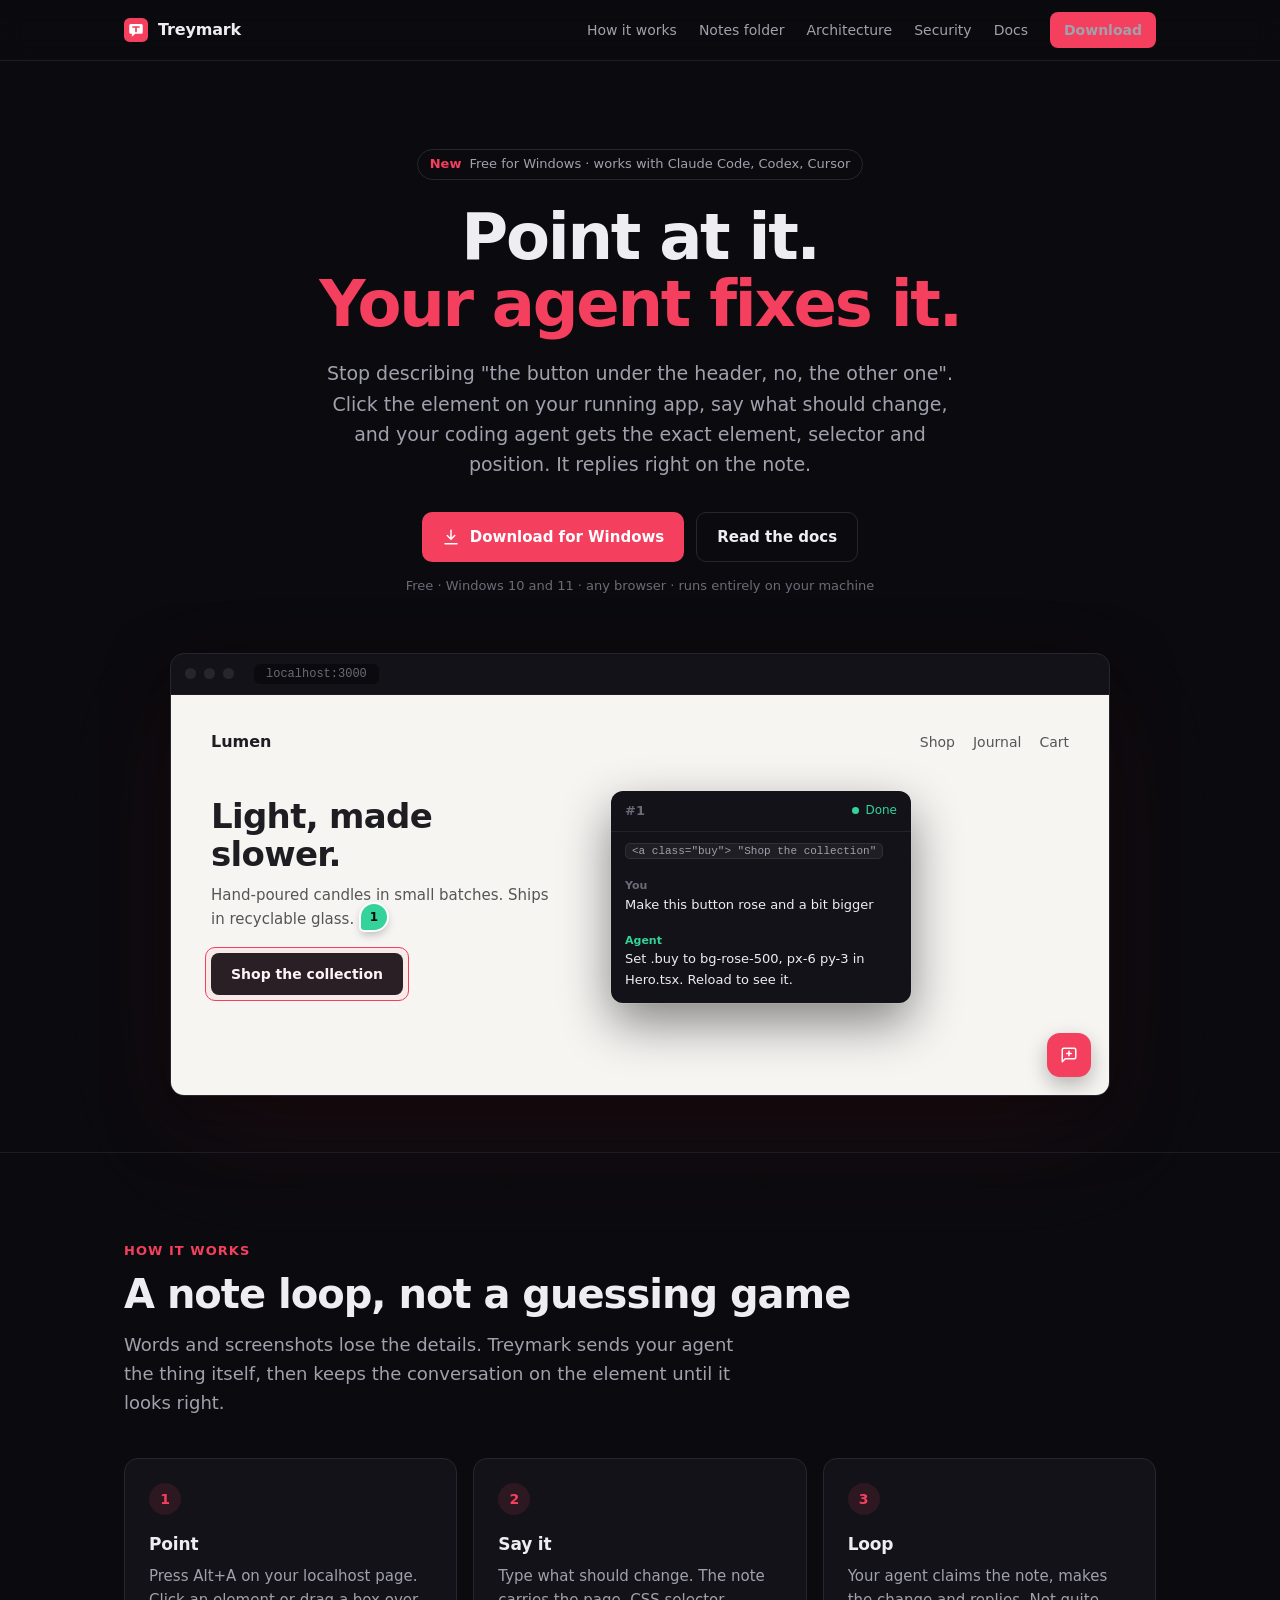
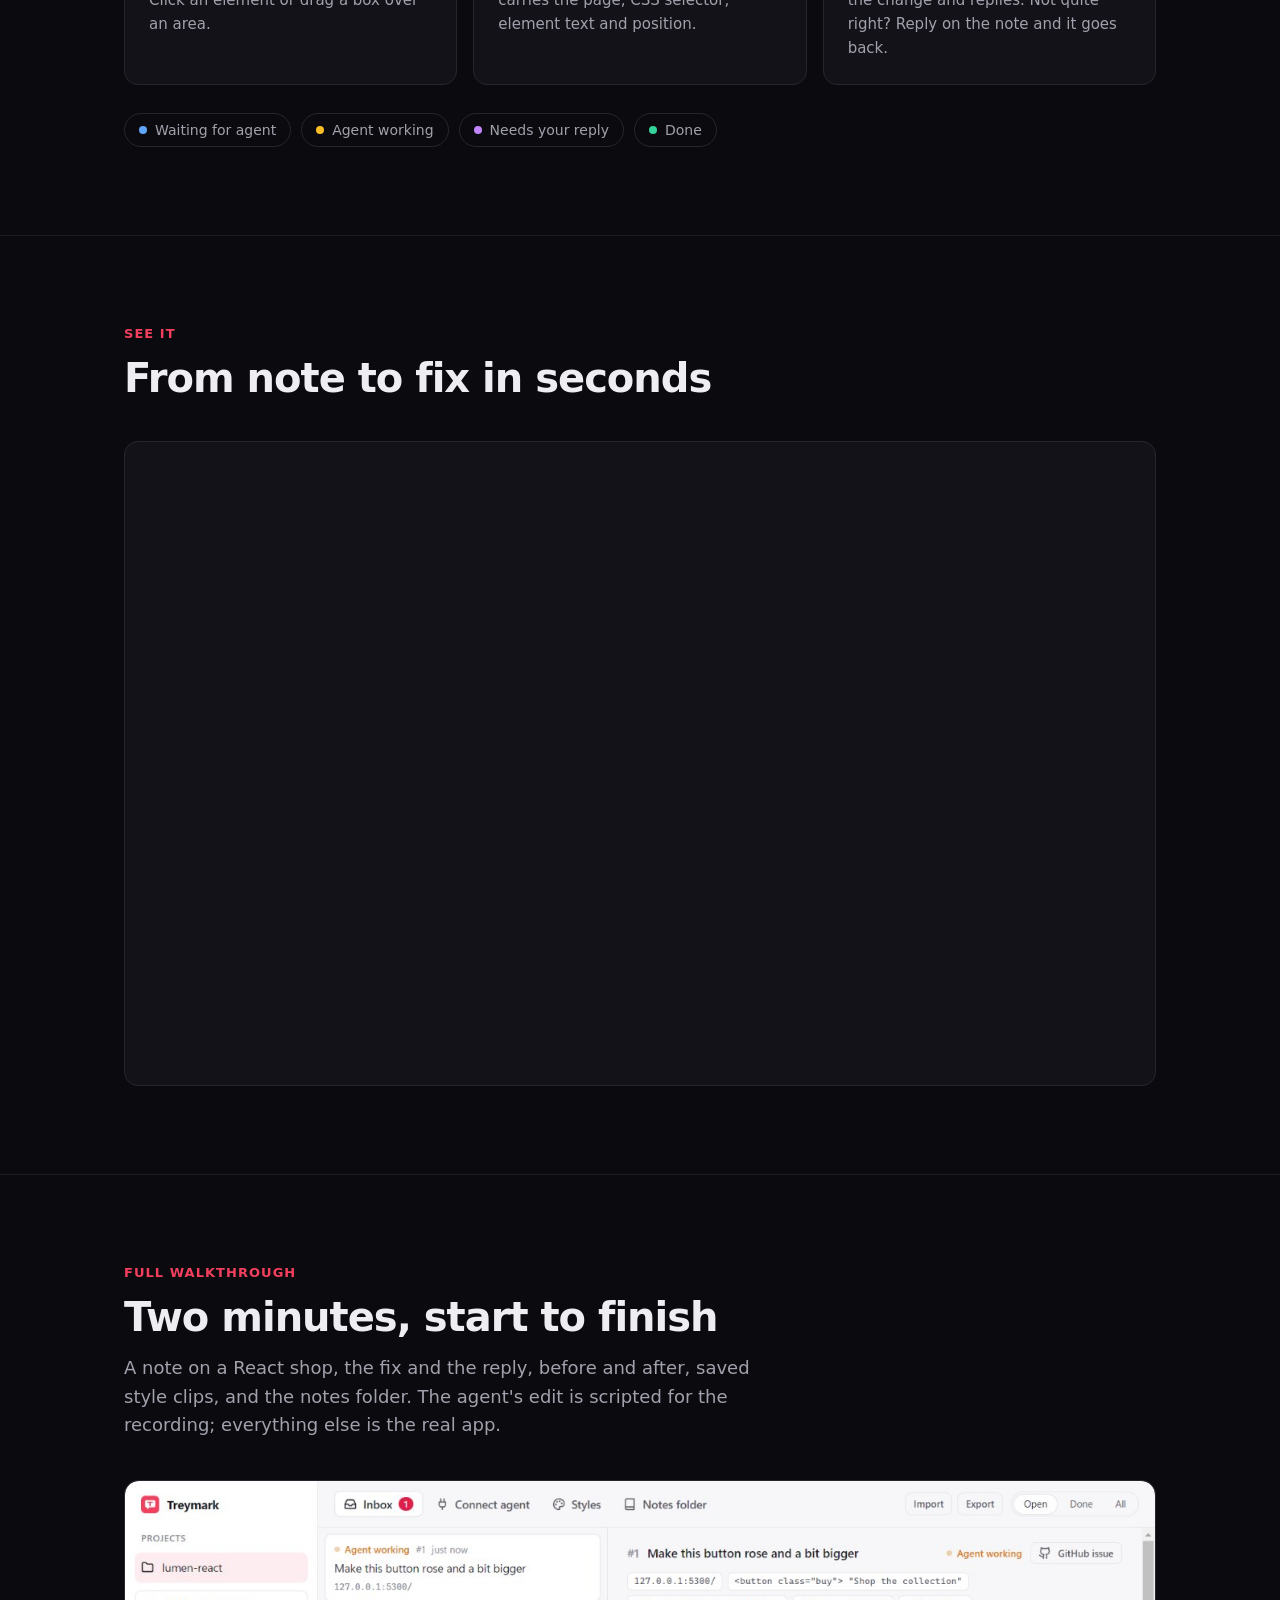
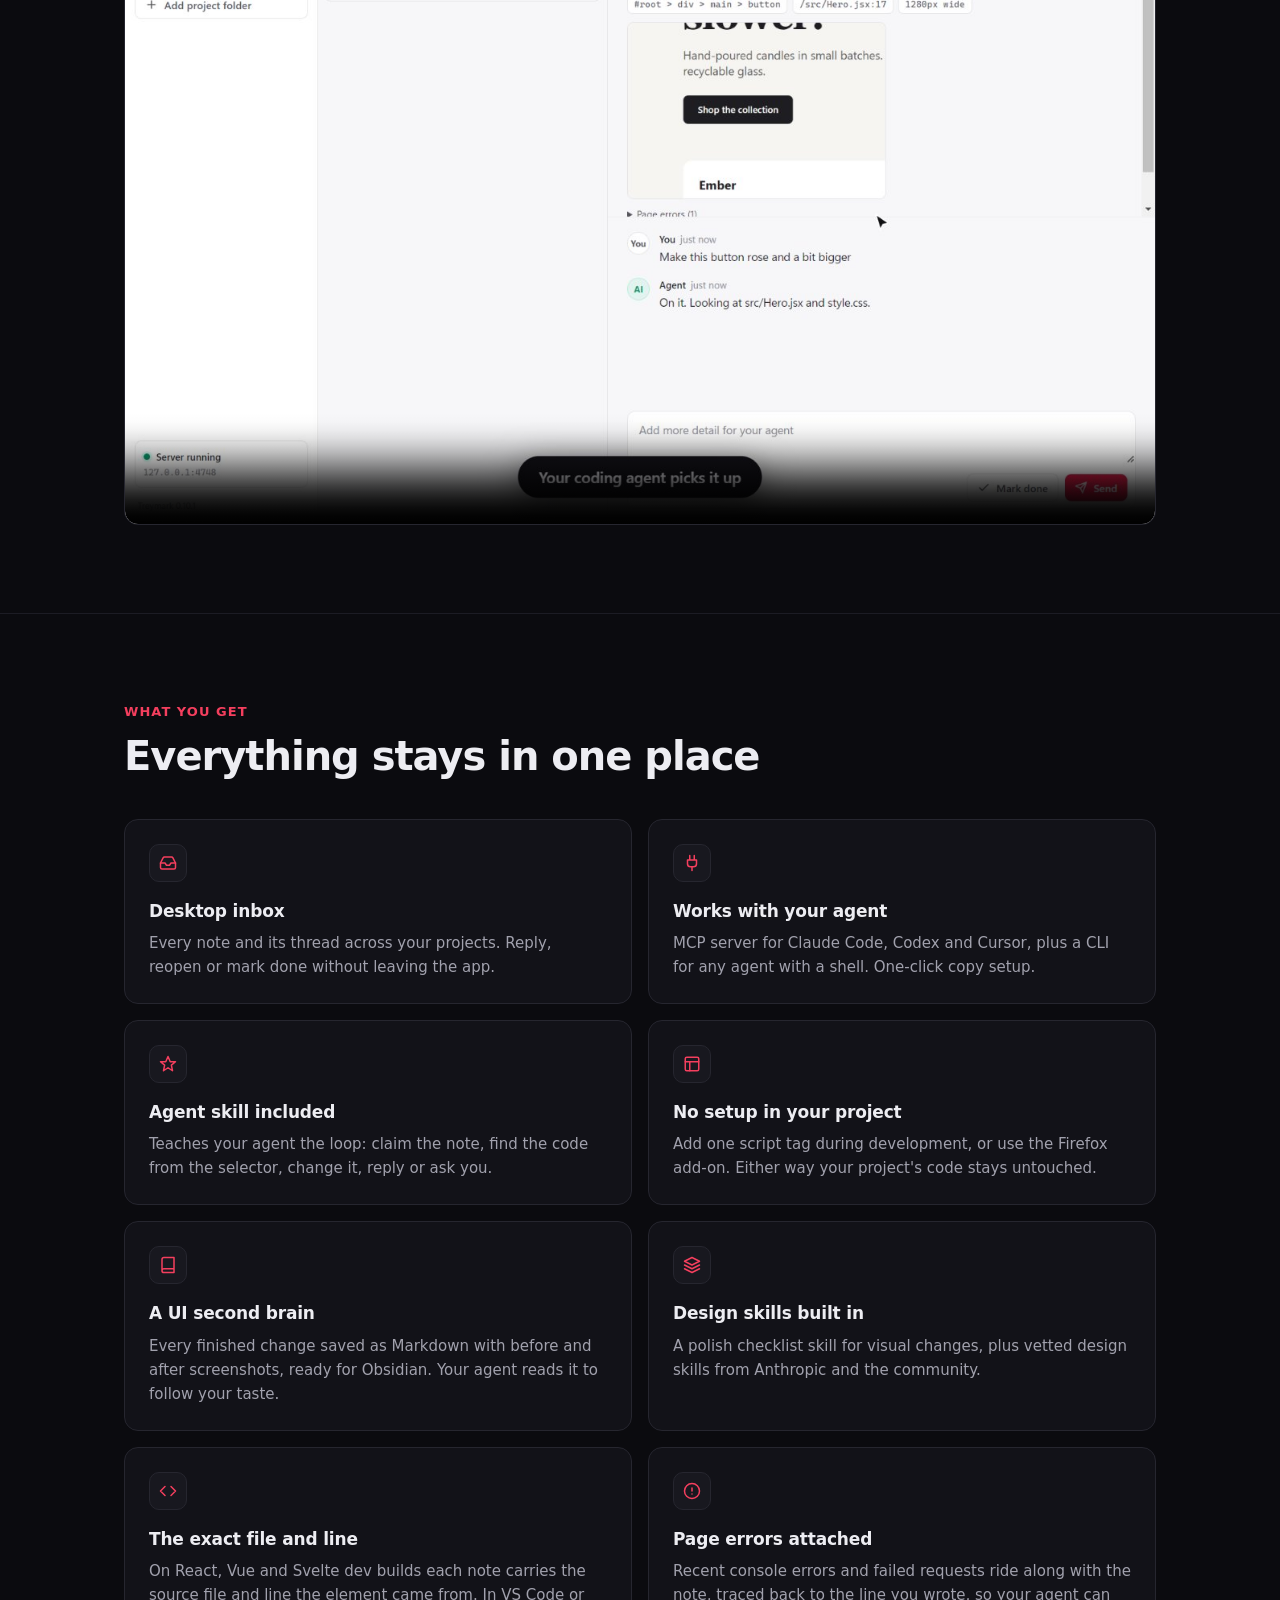
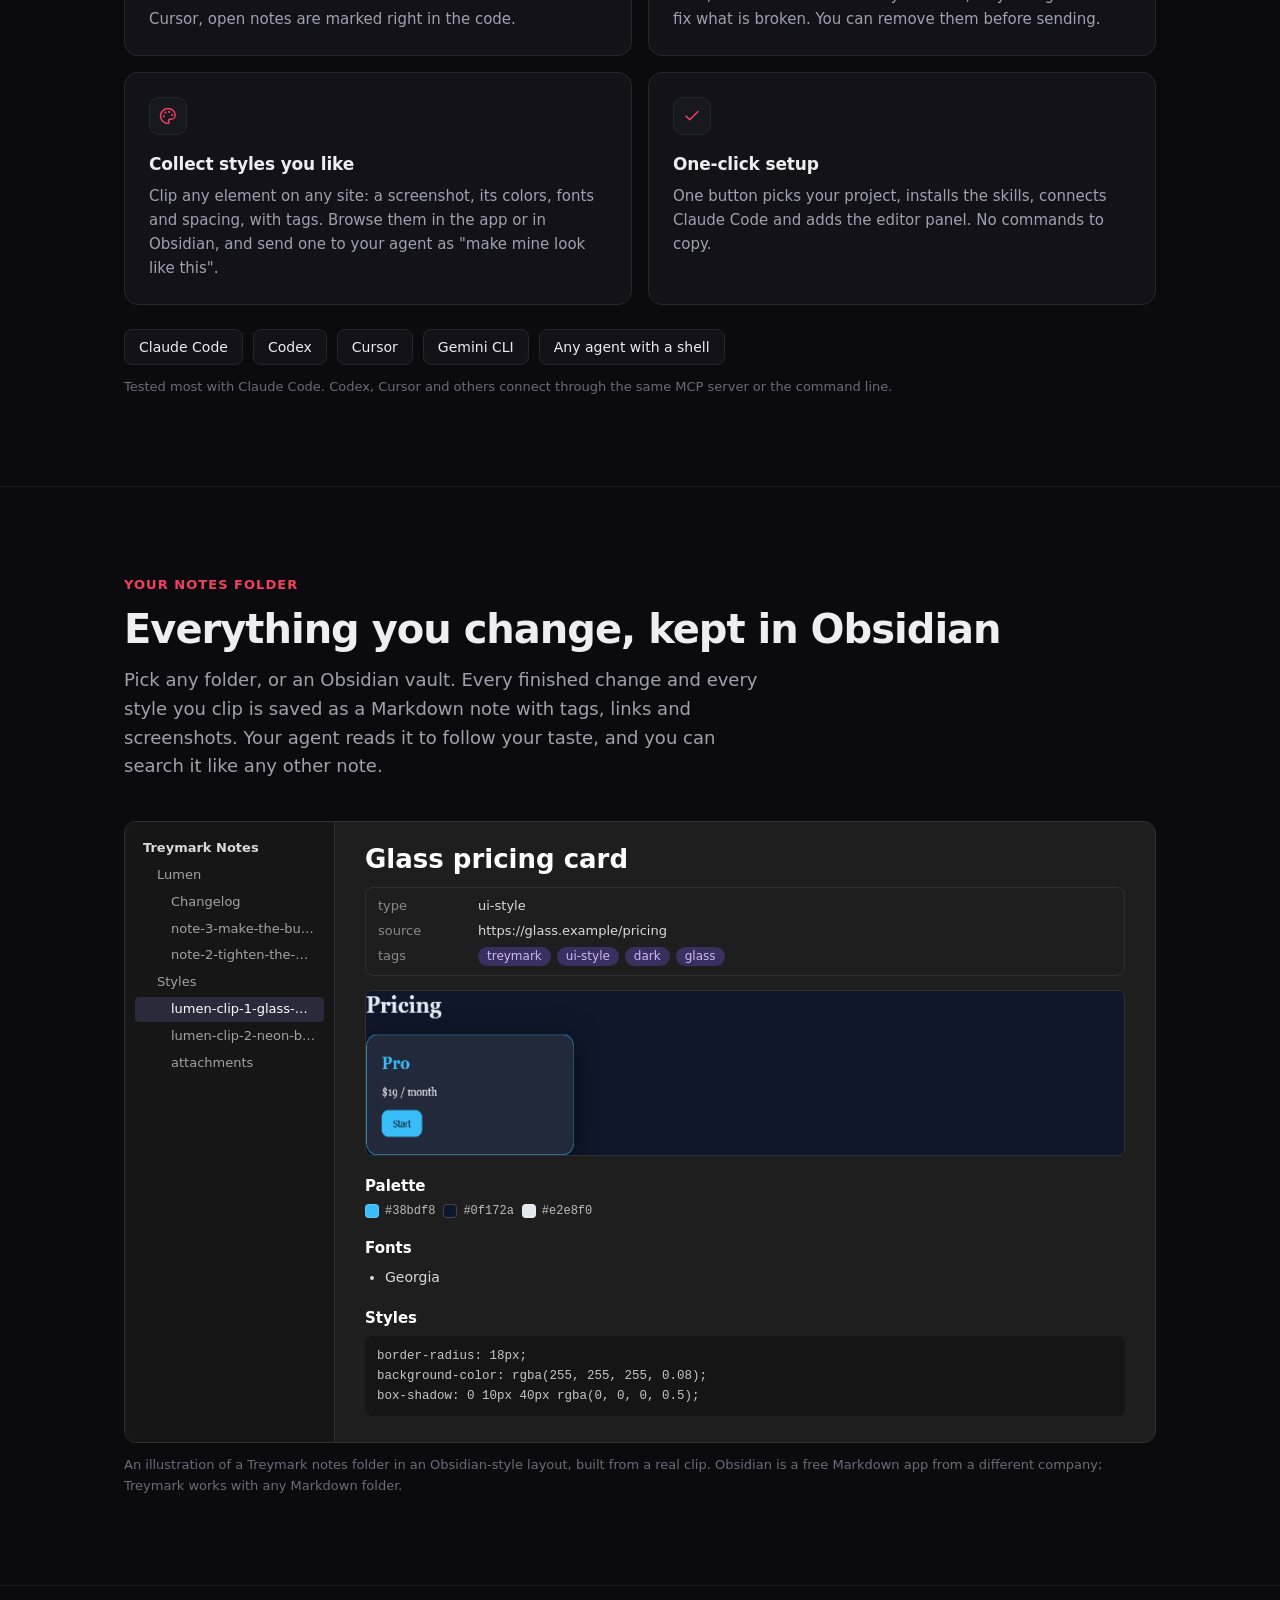
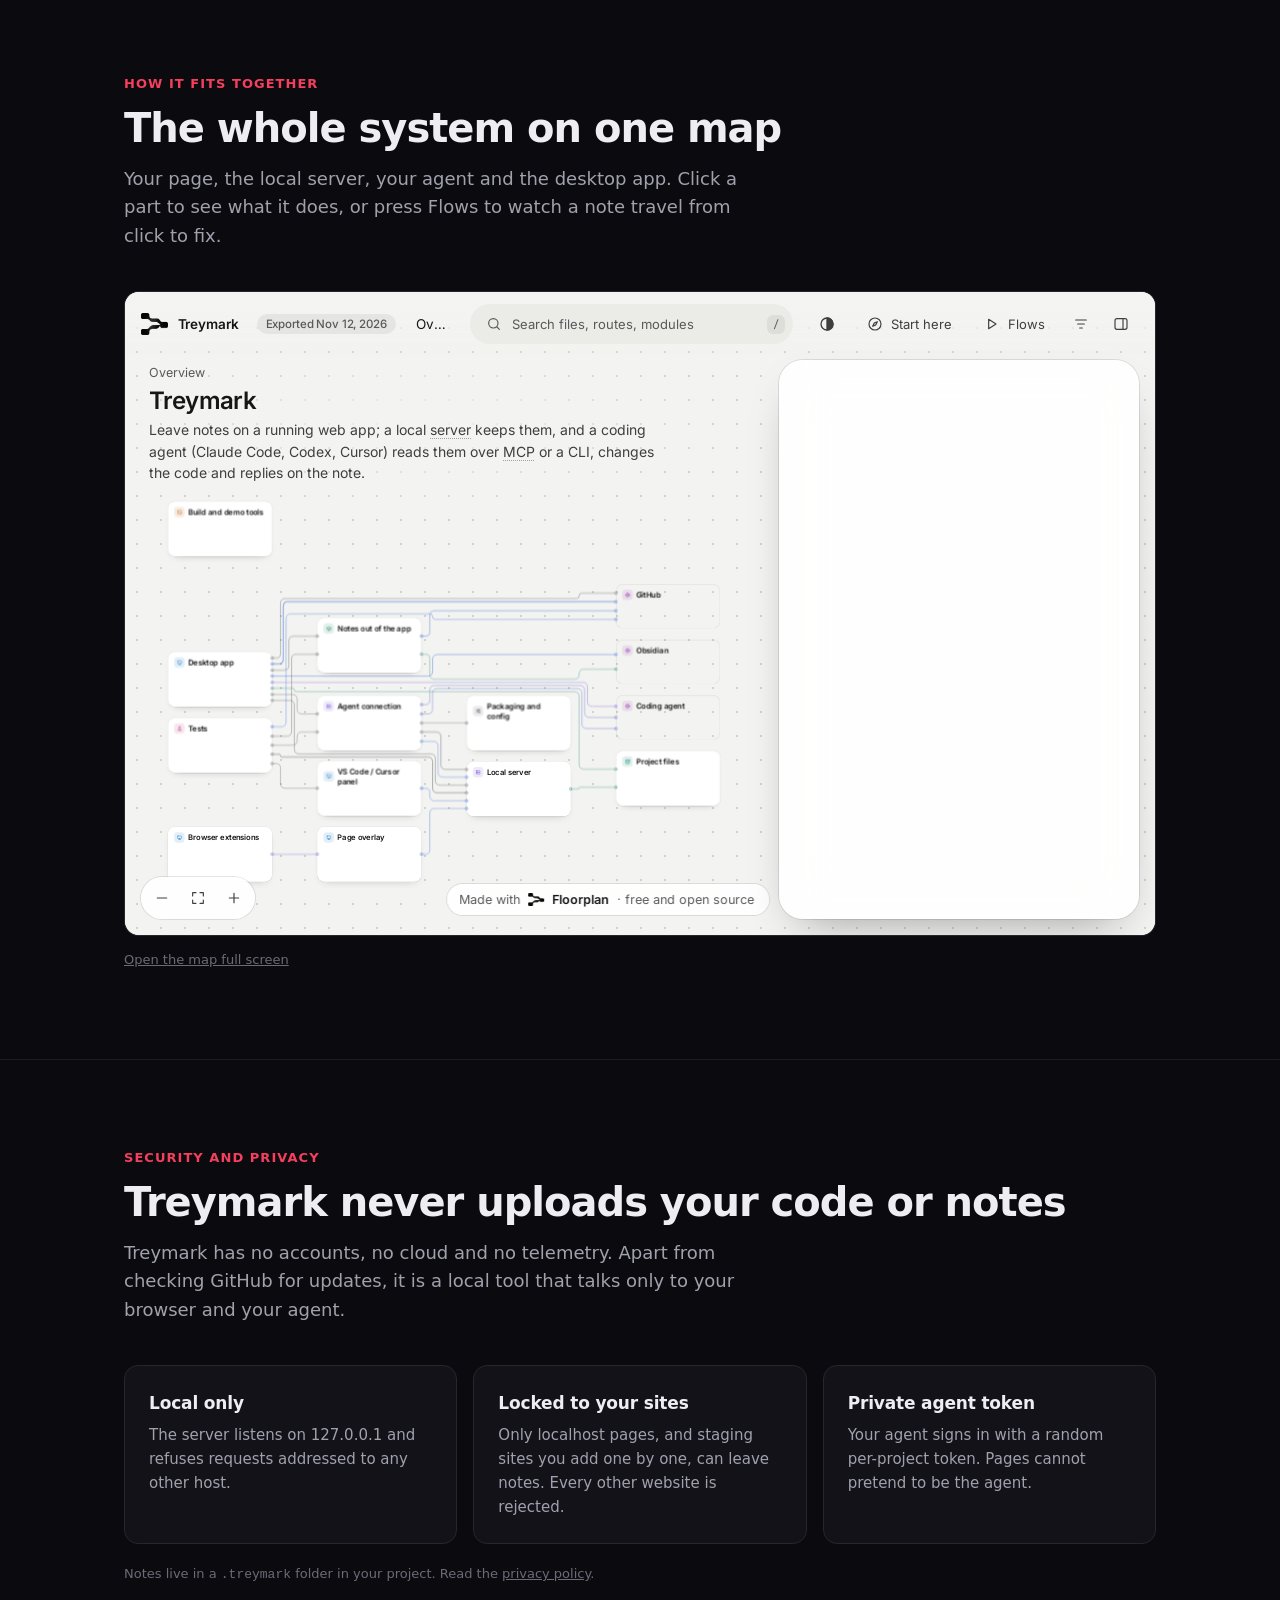
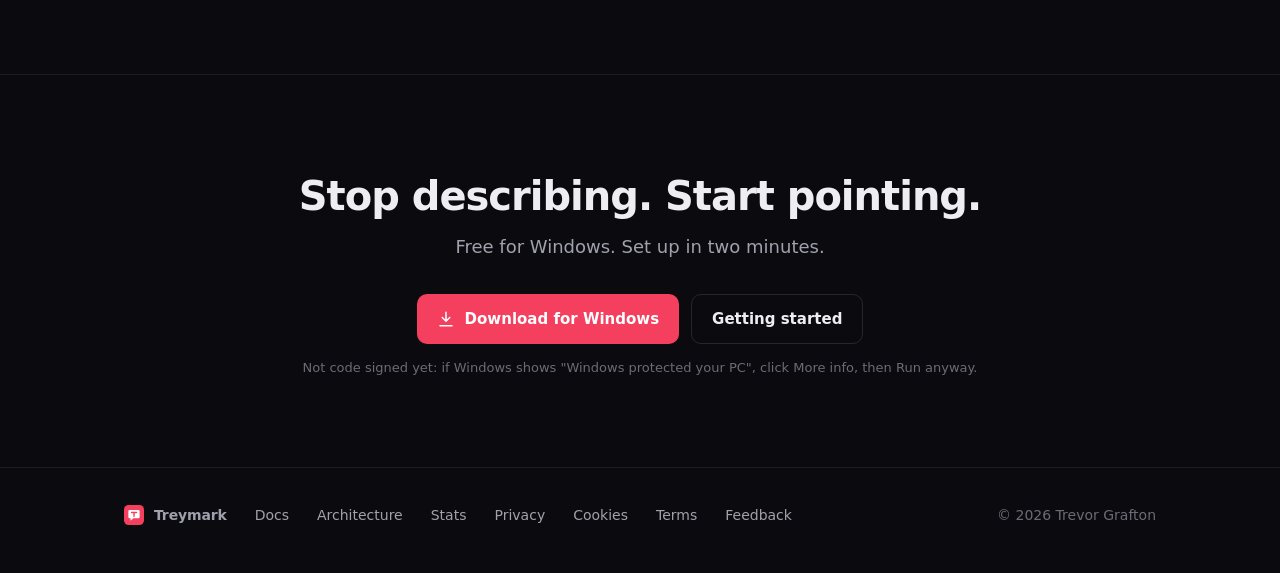
<file: docs/index.html>
<!doctype html>
<html lang="en">
<head>
<meta charset="utf-8">
<meta name="viewport" content="width=device-width, initial-scale=1">
<title>Treymark: point at it, your agent fixes it</title>
<meta name="description" content="Leave notes right on your running web app. Claude Code, Codex, Cursor or any coding agent reads the exact element, makes the change, and replies on the note.">
<meta property="og:title" content="Treymark: point at it, your agent fixes it">
<meta property="og:description" content="Leave notes right on your running web app. Your coding agent changes the exact element and replies on the note.">
<meta property="og:image" content="https://graftonatwit.github.io/treymark-releases/walkthrough-poster.jpg">
<meta property="og:type" content="website">
<meta property="og:url" content="https://graftonatwit.github.io/treymark-releases/">
<meta name="twitter:card" content="summary_large_image">
<link rel="icon" href="logo.svg" type="image/svg+xml">
<link rel="stylesheet" href="site.css">
</head>
<body>

<nav class="nav"><div class="wrap">
  <a class="brand" href="./"><img src="logo.svg" alt="" width="24" height="24">Treymark</a>
  <div class="links">
    <a class="hide-sm" href="#how">How it works</a>
    <a class="hide-sm" href="#obsidian">Notes folder</a>
    <a class="hide-sm" href="#architecture">Architecture</a>
    <a class="hide-sm" href="#security">Security</a>
    <a href="start.html">Docs</a>
    <a class="btn btn-primary btn-sm" href="https://github.com/graftonatwit/treymark-releases/releases/latest">Download</a>
  </div>
</div></nav>

<header class="hero"><div class="wrap">
  <div class="eyebrow"><b>New</b> Free for Windows · works with Claude Code, Codex, Cursor</div>
  <h1>Point at it.<br><em>Your agent fixes it.</em></h1>
  <p class="sub">Stop describing "the button under the header, no, the other one". Click the element on your running app, say what should change, and your coding agent gets the exact element, selector and position. It replies right on the note.</p>
  <div class="cta">
    <a class="btn btn-primary" href="https://github.com/graftonatwit/treymark-releases/releases/latest">
      <svg viewBox="0 0 24 24"><path d="M12 3v12m0 0-5-5m5 5 5-5M4 21h16"/></svg>Download for Windows</a>
    <a class="btn btn-ghost" href="start.html">Read the docs</a>
  </div>
  <p class="fine">Free · Windows 10 and 11 · any browser · runs entirely on your machine</p>

  <div class="mock" aria-label="Treymark note on a web page">
    <div class="mock-bar"><i></i><i></i><i></i><span class="url">localhost:3000</span></div>
    <div class="mock-page">
      <div class="site-nav">Lumen <div><span>Shop</span><span>Journal</span><span>Cart</span></div></div>
      <h3>Light, made slower.</h3>
      <p>Hand-poured candles in small batches. Ships in recyclable glass.</p>
      <span class="buy">Shop the collection</span>
      <span class="pin" style="background:var(--done);left:190px;top:209px">1</span>
      <div class="card" style="left:440px;top:96px">
        <div class="h"><span style="color:var(--ink-3)">#1</span> <span class="st" style="color:var(--done)">Done</span></div>
        <div class="m"><code>&lt;a class="buy"&gt; "Shop the collection"</code></div>
        <div class="m"><b>You</b>Make this button rose and a bit bigger</div>
        <div class="m agent" style="padding-bottom:12px"><b>Agent</b>Set .buy to bg-rose-500, px-6 py-3 in Hero.tsx. Reload to see it.</div>
      </div>
      <span class="badge-btn"><svg viewBox="0 0 24 24"><path d="M21 15a2 2 0 0 1-2 2H7l-4 4V5a2 2 0 0 1 2-2h14a2 2 0 0 1 2 2z"/><path d="M12 7v6M9 10h6"/></svg></span>
    </div>
  </div>
</div></header>

<section id="how"><div class="wrap">
  <div class="kicker">How it works</div>
  <h2>A note loop, not a guessing game</h2>
  <p class="lead">Words and screenshots lose the details. Treymark sends your agent the thing itself, then keeps the conversation on the element until it looks right.</p>
  <div class="grid g3">
    <div class="tile"><div class="n">1</div><h3>Point</h3><p>Press Alt+A on your localhost page. Click an element or drag a box over an area.</p></div>
    <div class="tile"><div class="n">2</div><h3>Say it</h3><p>Type what should change. The note carries the page, CSS selector, element text and position.</p></div>
    <div class="tile"><div class="n">3</div><h3>Loop</h3><p>Your agent claims the note, makes the change and replies. Not quite right? Reply on the note and it goes back.</p></div>
  </div>
  <div class="statuses">
    <span style="--c:var(--sent)">Waiting for agent</span>
    <span style="--c:var(--working)">Agent working</span>
    <span style="--c:var(--question)">Needs your reply</span>
    <span style="--c:var(--done)">Done</span>
  </div>
</div></section>

<section id="demo"><div class="wrap">
  <div class="kicker">See it</div>
  <h2>From note to fix in seconds</h2>
  <div class="video"><video src="demo.mp4" autoplay muted loop playsinline aria-label="Treymark demo: a note on a button, the agent changes it and replies on the note"></video></div>
</div></section>

<section id="walkthrough"><div class="wrap">
  <div class="kicker">Full walkthrough</div>
  <h2>Two minutes, start to finish</h2>
  <p class="lead">A note on a React shop, the fix and the reply, before and after, saved style clips, and the notes folder. The agent's edit is scripted for the recording; everything else is the real app.</p>
  <div class="video"><video src="walkthrough.mp4" poster="walkthrough-poster.jpg" controls preload="metadata" playsinline aria-label="Treymark walkthrough: leave a note on a React page, the agent changes the code and replies, before and after screenshots, style clips and the notes folder"></video></div>
</div></section>

<section id="features"><div class="wrap">
  <div class="kicker">What you get</div>
  <h2>Everything stays in one place</h2>
  <div class="grid g2">
    <div class="tile"><div class="ic"><svg viewBox="0 0 24 24"><path d="M22 12h-6l-2 3h-4l-2-3H2"/><path d="M5.45 5.11 2 12v6a2 2 0 0 0 2 2h16a2 2 0 0 0 2-2v-6l-3.45-6.89A2 2 0 0 0 16.76 4H7.24a2 2 0 0 0-1.79 1.11z"/></svg></div><h3>Desktop inbox</h3><p>Every note and its thread across your projects. Reply, reopen or mark done without leaving the app.</p></div>
    <div class="tile"><div class="ic"><svg viewBox="0 0 24 24"><path d="M12 22v-5M9 8V2M15 8V2M18 8v5a4 4 0 0 1-4 4h-4a4 4 0 0 1-4-4V8Z"/></svg></div><h3>Works with your agent</h3><p>MCP server for Claude Code, Codex and Cursor, plus a CLI for any agent with a shell. One-click copy setup.</p></div>
    <div class="tile"><div class="ic"><svg viewBox="0 0 24 24"><path d="M12 2l3 7h7l-5.5 4.5L18 21l-6-4-6 4 1.5-7.5L2 9h7z"/></svg></div><h3>Agent skill included</h3><p>Teaches your agent the loop: claim the note, find the code from the selector, change it, reply or ask you.</p></div>
    <div class="tile"><div class="ic"><svg viewBox="0 0 24 24"><rect x="3" y="3" width="18" height="18" rx="2"/><path d="M3 9h18M9 21V9"/></svg></div><h3>No setup in your project</h3><p>Add one script tag during development, or use the Firefox add-on. Either way your project's code stays untouched.</p></div>
    <div class="tile"><div class="ic"><svg viewBox="0 0 24 24"><path d="M4 19.5v-15A2.5 2.5 0 0 1 6.5 2H20v20H6.5a2.5 2.5 0 0 1 0-5H20"/></svg></div><h3>A UI second brain</h3><p>Every finished change saved as Markdown with before and after screenshots, ready for Obsidian. Your agent reads it to follow your taste.</p></div>
    <div class="tile"><div class="ic"><svg viewBox="0 0 24 24"><path d="M12 2 2 7l10 5 10-5-10-5zM2 17l10 5 10-5M2 12l10 5 10-5"/></svg></div><h3>Design skills built in</h3><p>A polish checklist skill for visual changes, plus vetted design skills from Anthropic and the community.</p></div>
    <div class="tile"><div class="ic"><svg viewBox="0 0 24 24"><path d="m16 18 6-6-6-6M8 6l-6 6 6 6"/></svg></div><h3>The exact file and line</h3><p>On React, Vue and Svelte dev builds each note carries the source file and line the element came from. In VS Code or Cursor, open notes are marked right in the code.</p></div>
    <div class="tile"><div class="ic"><svg viewBox="0 0 24 24"><circle cx="12" cy="12" r="10"/><path d="M12 8v4M12 16h.01"/></svg></div><h3>Page errors attached</h3><p>Recent console errors and failed requests ride along with the note, traced back to the line you wrote, so your agent can fix what is broken. You can remove them before sending.</p></div>
    <div class="tile"><div class="ic"><svg viewBox="0 0 24 24"><circle cx="13.5" cy="6.5" r=".5"/><circle cx="17.5" cy="10.5" r=".5"/><circle cx="8.5" cy="7.5" r=".5"/><circle cx="6.5" cy="12.5" r=".5"/><path d="M12 2C6.5 2 2 6.5 2 12s4.5 10 10 10c.9 0 1.6-.7 1.6-1.7 0-.4-.2-.8-.4-1.1-.3-.3-.4-.7-.4-1.1a1.6 1.6 0 0 1 1.7-1.7H16c3 0 5.6-2.5 5.6-5.5C22 6 17.5 2 12 2z"/></svg></div><h3>Collect styles you like</h3><p>Clip any element on any site: a screenshot, its colors, fonts and spacing, with tags. Browse them in the app or in Obsidian, and send one to your agent as "make mine look like this".</p></div>
    <div class="tile"><div class="ic"><svg viewBox="0 0 24 24"><path d="M20 6 9 17l-5-5"/></svg></div><h3>One-click setup</h3><p>One button picks your project, installs the skills, connects Claude Code and adds the editor panel. No commands to copy.</p></div>
  </div>
  <div class="agents"><span>Claude Code</span><span>Codex</span><span>Cursor</span><span>Gemini CLI</span><span>Any agent with a shell</span></div>
  <p class="fine" style="margin-top:12px">Tested most with Claude Code. Codex, Cursor and others connect through the same MCP server or the command line.</p>
</div></section>

<section id="obsidian"><div class="wrap">
  <div class="kicker">Your notes folder</div>
  <h2>Everything you change, kept in Obsidian</h2>
  <p class="lead">Pick any folder, or an Obsidian vault. Every finished change and every style you clip is saved as a Markdown note with tags, links and screenshots. Your agent reads it to follow your taste, and you can search it like any other note.</p>
  <div class="obs" role="img" aria-label="Illustration: a Treymark notes folder opened in an Obsidian-style app, showing a saved style clip with its screenshot, palette and styles">
    <div class="obs-side">
      <b>Treymark Notes</b>
      <span class="ind">Lumen</span>
      <span class="ind2">Changelog</span>
      <span class="ind2">note-3-make-the-buy-button-rose</span>
      <span class="ind2">note-2-tighten-the-header</span>
      <span class="ind">Styles</span>
      <span class="ind2 on">lumen-clip-1-glass-pricing-card</span>
      <span class="ind2">lumen-clip-2-neon-button</span>
      <span class="ind2">attachments</span>
    </div>
    <div class="obs-main">
      <h3>Glass pricing card</h3>
      <div class="obs-props">
        <i>type</i><span>ui-style</span>
        <i>source</i><span>https://glass.example/pricing</span>
        <i>tags</i><span><span class="obs-tag">treymark</span><span class="obs-tag">ui-style</span><span class="obs-tag">dark</span><span class="obs-tag">glass</span></span>
      </div>
      <img src="clip-example.png" alt="Screenshot of the clipped pricing card" width="900" height="166" loading="lazy">
      <h4>Palette</h4>
      <div class="obs-sw"><span><s style="background:#38bdf8"></s>#38bdf8</span><span><s style="background:#0f172a"></s>#0f172a</span><span><s style="background:#e2e8f0"></s>#e2e8f0</span></div>
      <h4>Fonts</h4>
      <ul><li>Georgia</li></ul>
      <h4>Styles</h4>
      <pre>border-radius: 18px;
background-color: rgba(255, 255, 255, 0.08);
box-shadow: 0 10px 40px rgba(0, 0, 0, 0.5);</pre>
    </div>
  </div>
  <p class="obs-note">An illustration of a Treymark notes folder in an Obsidian-style layout, built from a real clip. Obsidian is a free Markdown app from a different company; Treymark works with any Markdown folder.</p>
</div></section>

<section id="architecture"><div class="wrap">
  <div class="kicker">How it fits together</div>
  <h2>The whole system on one map</h2>
  <p class="lead">Your page, the local server, your agent and the desktop app. Click a part to see what it does, or press Flows to watch a note travel from click to fix.</p>
  <div class="video" style="padding:0"><iframe src="architecture.html" title="Treymark architecture map" loading="lazy" style="width:100%;height:100%;border:0;border-radius:14px"></iframe></div>
  <p class="fine" style="margin-top:14px"><a href="architecture.html">Open the map full screen</a></p>
</div></section>

<section id="security"><div class="wrap">
  <div class="kicker">Security and privacy</div>
  <h2>Treymark never uploads your code or notes</h2>
  <p class="lead">Treymark has no accounts, no cloud and no telemetry. Apart from checking GitHub for updates, it is a local tool that talks only to your browser and your agent.</p>
  <div class="grid g3">
    <div class="tile"><h3>Local only</h3><p>The server listens on 127.0.0.1 and refuses requests addressed to any other host.</p></div>
    <div class="tile"><h3>Locked to your sites</h3><p>Only localhost pages, and staging sites you add one by one, can leave notes. Every other website is rejected.</p></div>
    <div class="tile"><h3>Private agent token</h3><p>Your agent signs in with a random per-project token. Pages cannot pretend to be the agent.</p></div>
  </div>
  <p class="fine" style="margin-top:20px">Notes live in a <code style="font-family:var(--mono)">.treymark</code> folder in your project. Read the <a href="privacy.html">privacy policy</a>.</p>
</div></section>

<section class="final"><div class="wrap">
  <h2>Stop describing. Start pointing.</h2>
  <p class="lead">Free for Windows. Set up in two minutes.</p>
  <div class="cta">
    <a class="btn btn-primary" href="https://github.com/graftonatwit/treymark-releases/releases/latest">
      <svg viewBox="0 0 24 24"><path d="M12 3v12m0 0-5-5m5 5 5-5M4 21h16"/></svg>Download for Windows</a>
    <a class="btn btn-ghost" href="start.html">Getting started</a>
  </div>
  <p class="fine">Not code signed yet: if Windows shows "Windows protected your PC", click More info, then Run anyway.</p>
</div></section>

<footer><div class="wrap">
  <a class="brand" href="./"><img src="logo.svg" alt="" width="20" height="20">Treymark</a>
  <a href="start.html">Docs</a>
  <a href="architecture.html">Architecture</a>
  <a href="stats.html">Stats</a>
  <a href="privacy.html">Privacy</a>
  <a href="cookies.html">Cookies</a>
  <a href="terms.html">Terms</a>
  <a href="https://github.com/graftonatwit/treymark-releases/issues">Feedback</a>
  <span class="copy">© 2026 Trevor Grafton</span>
</div></footer>
</body>
</html>
</file>
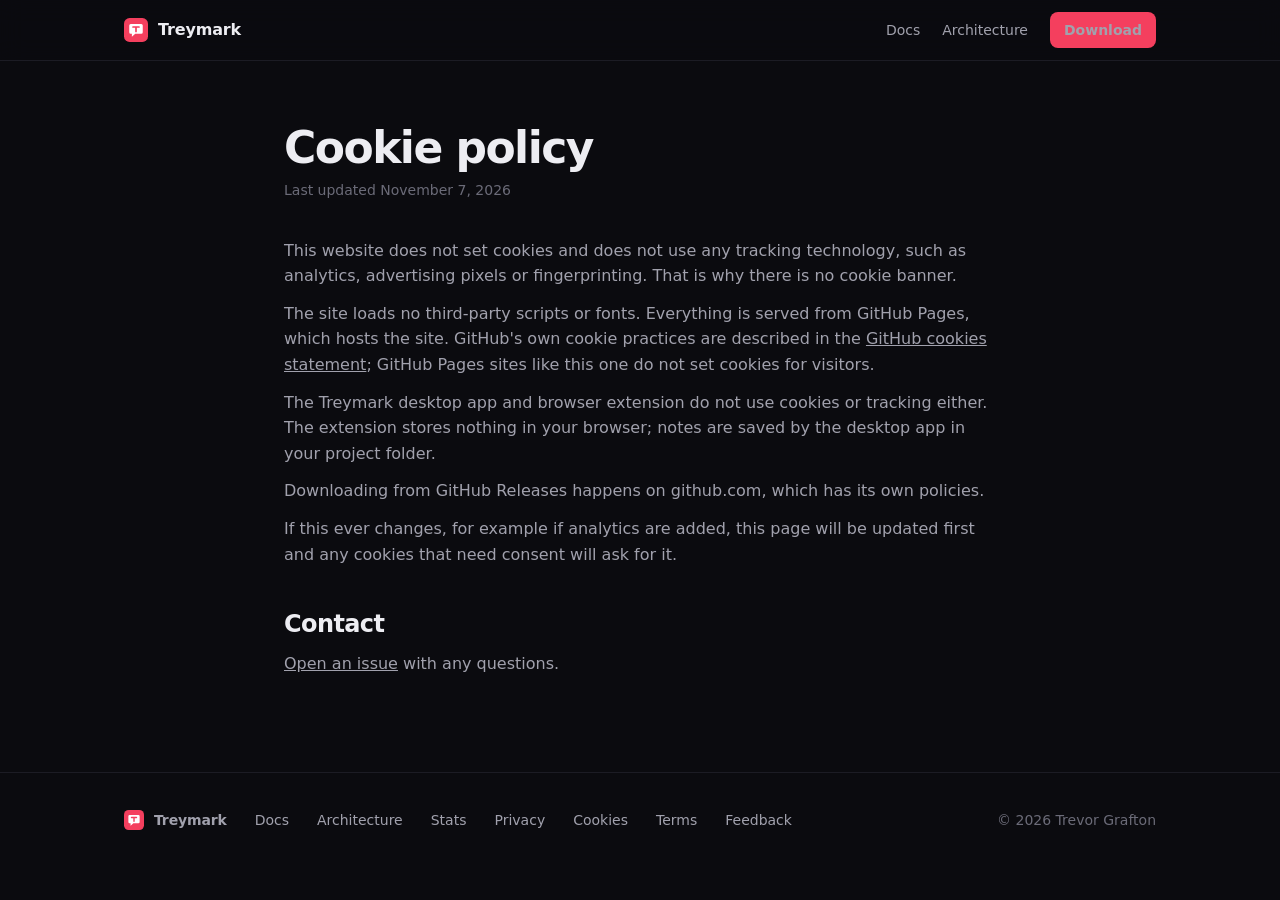
<file: docs/cookies.html>
<!doctype html>
<html lang="en">
<head>
<meta charset="utf-8">
<meta name="viewport" content="width=device-width, initial-scale=1">
<title>Cookie policy · Treymark</title>
<meta name="description" content="Treymark and this website do not use cookies.">
<link rel="icon" href="logo.svg" type="image/svg+xml">
<link rel="stylesheet" href="site.css">
</head>
<body>
<nav class="nav"><div class="wrap">
  <a class="brand" href="./"><img src="logo.svg" alt="" width="24" height="24">Treymark</a>
  <div class="links">
    <a href="start.html">Docs</a>
  <a href="architecture.html">Architecture</a>
    <a class="btn btn-primary btn-sm" href="https://github.com/graftonatwit/treymark-releases/releases/latest">Download</a>
  </div>
</div></nav>

<main class="doc">
  <h1>Cookie policy</h1>
  <p class="updated">Last updated November 7, 2026</p>
  <p>This website does not set cookies and does not use any tracking technology, such as analytics, advertising pixels or fingerprinting. That is why there is no cookie banner.</p>
  <p>The site loads no third-party scripts or fonts. Everything is served from GitHub Pages, which hosts the site. GitHub's own cookie practices are described in the <a href="https://docs.github.com/site-policy/privacy-policies/github-cookies">GitHub cookies statement</a>; GitHub Pages sites like this one do not set cookies for visitors.</p>
  <p>The Treymark desktop app and browser extension do not use cookies or tracking either. The extension stores nothing in your browser; notes are saved by the desktop app in your project folder.</p>
  <p>Downloading from GitHub Releases happens on github.com, which has its own policies.</p>
  <p>If this ever changes, for example if analytics are added, this page will be updated first and any cookies that need consent will ask for it.</p>
  <h2>Contact</h2>
  <p><a href="https://github.com/graftonatwit/treymark-releases/issues">Open an issue</a> with any questions.</p>
</main>

<footer><div class="wrap">
  <a class="brand" href="./"><img src="logo.svg" alt="" width="20" height="20">Treymark</a>
  <a href="start.html">Docs</a>
  <a href="architecture.html">Architecture</a>
  <a href="stats.html">Stats</a>
  <a href="privacy.html">Privacy</a>
  <a href="cookies.html">Cookies</a>
  <a href="terms.html">Terms</a>
  <a href="https://github.com/graftonatwit/treymark-releases/issues">Feedback</a>
  <span class="copy">© 2026 Trevor Grafton</span>
</div></footer>
</body>
</html>
</file>
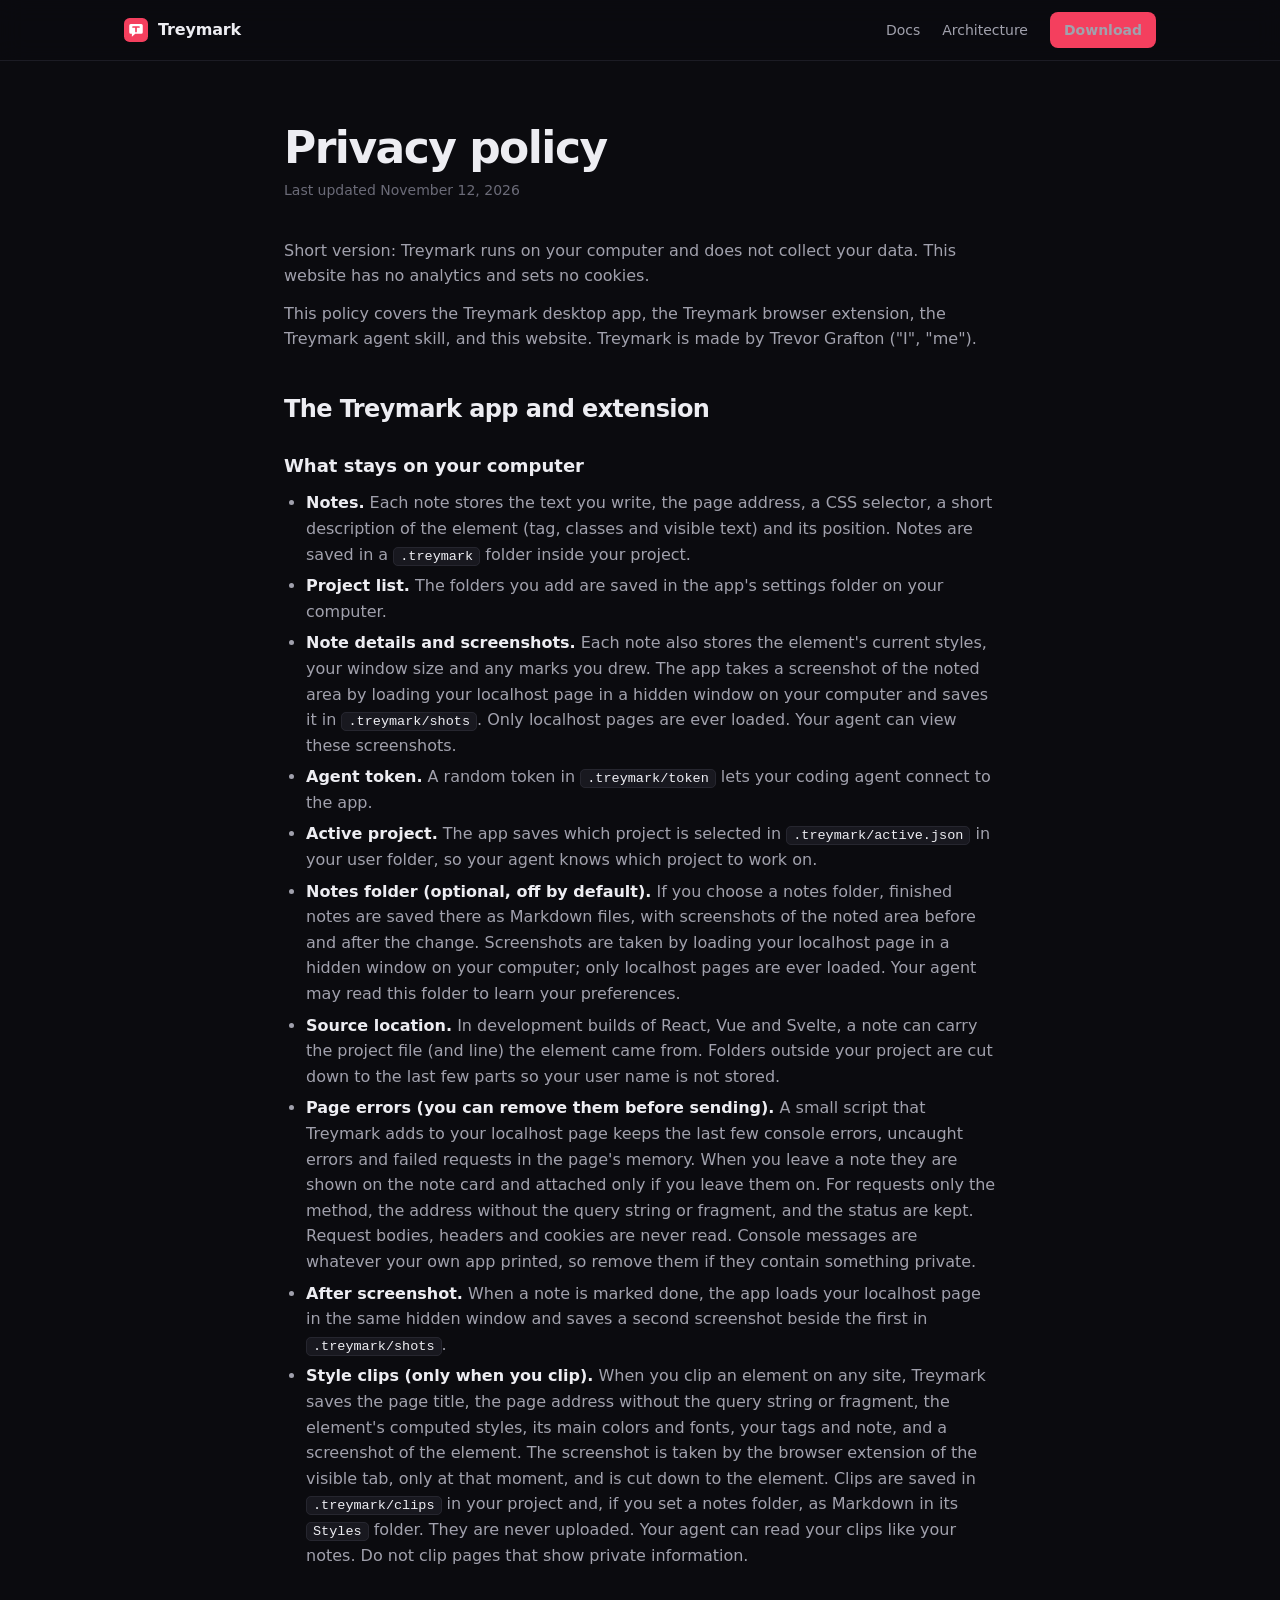
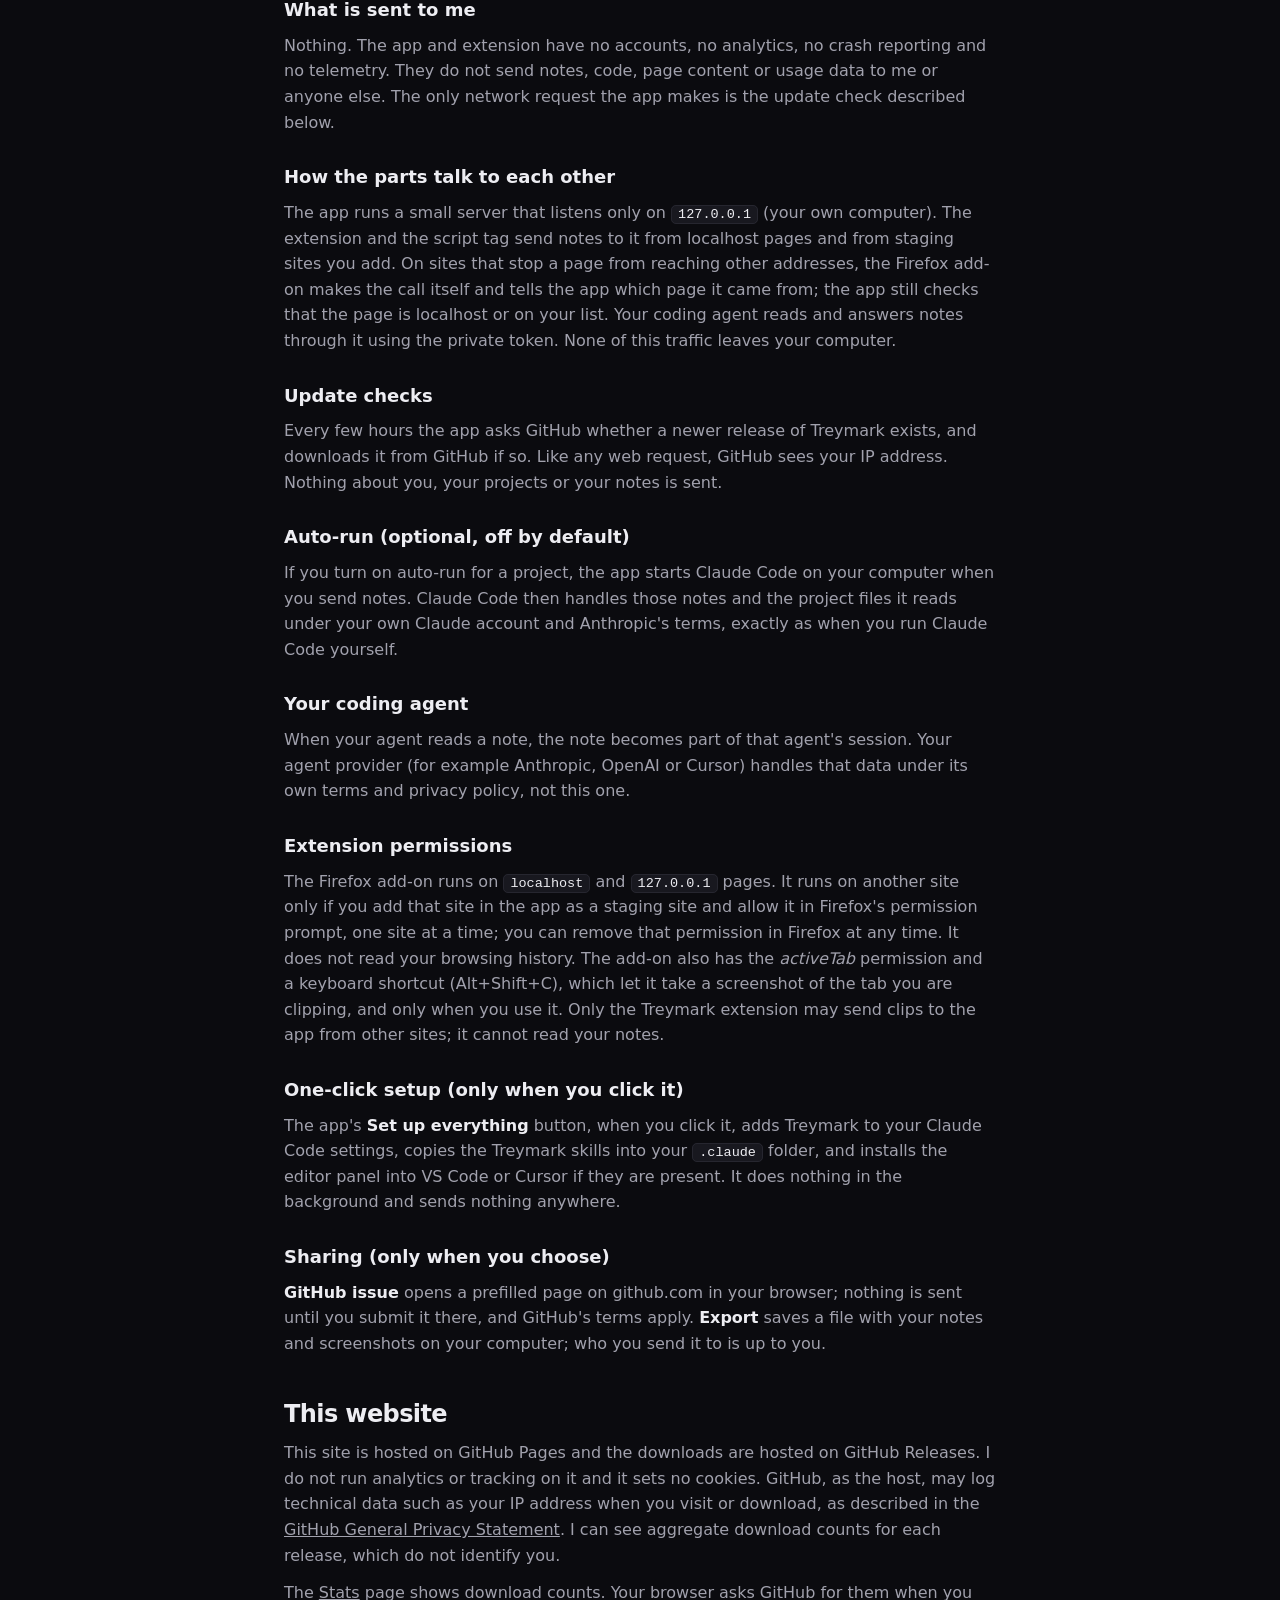
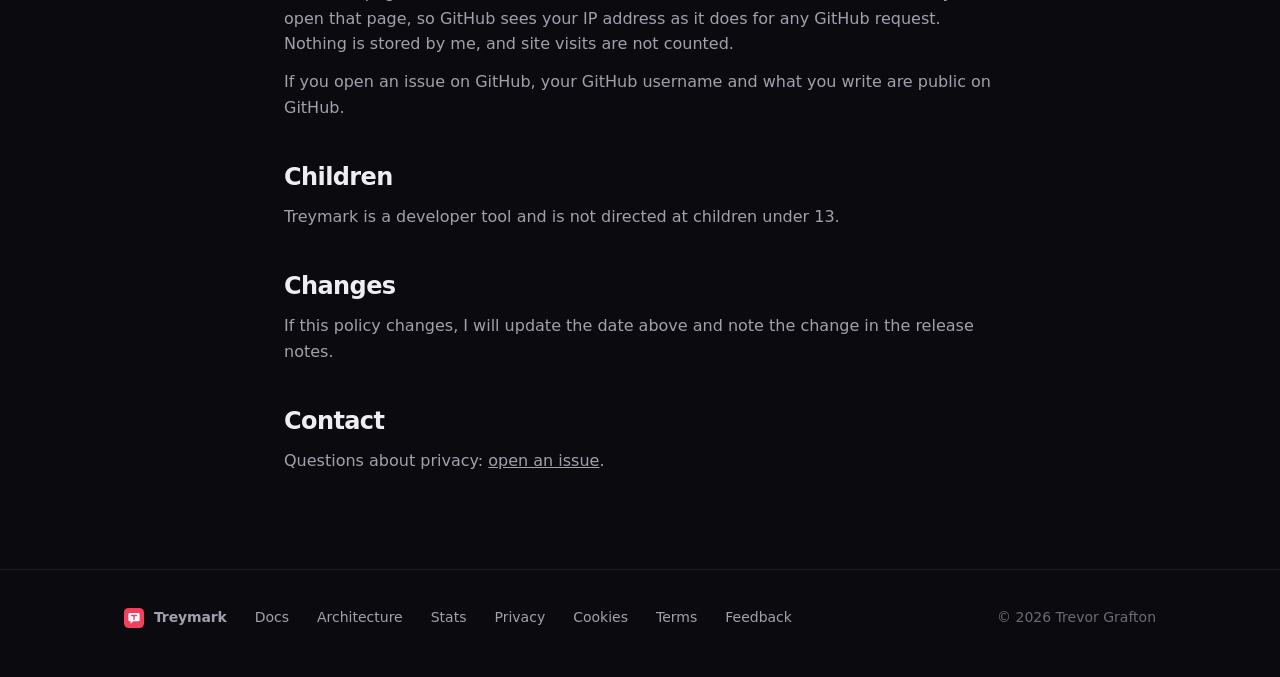
<file: docs/privacy.html>
<!doctype html>
<html lang="en">
<head>
<meta charset="utf-8">
<meta name="viewport" content="width=device-width, initial-scale=1">
<title>Privacy policy · Treymark</title>
<meta name="description" content="How Treymark and this website handle your data.">
<link rel="icon" href="logo.svg" type="image/svg+xml">
<link rel="stylesheet" href="site.css">
</head>
<body>
<nav class="nav"><div class="wrap">
  <a class="brand" href="./"><img src="logo.svg" alt="" width="24" height="24">Treymark</a>
  <div class="links">
    <a href="start.html">Docs</a>
  <a href="architecture.html">Architecture</a>
    <a class="btn btn-primary btn-sm" href="https://github.com/graftonatwit/treymark-releases/releases/latest">Download</a>
  </div>
</div></nav>

<main class="doc">
  <h1>Privacy policy</h1>
  <p class="updated">Last updated November 12, 2026</p>
  <p>Short version: Treymark runs on your computer and does not collect your data. This website has no analytics and sets no cookies.</p>
  <p>This policy covers the Treymark desktop app, the Treymark browser extension, the Treymark agent skill, and this website. Treymark is made by Trevor Grafton ("I", "me").</p>

  <h2>The Treymark app and extension</h2>
  <h3>What stays on your computer</h3>
  <ul>
    <li><strong>Notes.</strong> Each note stores the text you write, the page address, a CSS selector, a short description of the element (tag, classes and visible text) and its position. Notes are saved in a <code>.treymark</code> folder inside your project.</li>
    <li><strong>Project list.</strong> The folders you add are saved in the app's settings folder on your computer.</li>
    <li><strong>Note details and screenshots.</strong> Each note also stores the element's current styles, your window size and any marks you drew. The app takes a screenshot of the noted area by loading your localhost page in a hidden window on your computer and saves it in <code>.treymark/shots</code>. Only localhost pages are ever loaded. Your agent can view these screenshots.</li>
    <li><strong>Agent token.</strong> A random token in <code>.treymark/token</code> lets your coding agent connect to the app.</li>
    <li><strong>Active project.</strong> The app saves which project is selected in <code>.treymark/active.json</code> in your user folder, so your agent knows which project to work on.</li>
    <li><strong>Notes folder (optional, off by default).</strong> If you choose a notes folder, finished notes are saved there as Markdown files, with screenshots of the noted area before and after the change. Screenshots are taken by loading your localhost page in a hidden window on your computer; only localhost pages are ever loaded. Your agent may read this folder to learn your preferences.</li>
    <li><strong>Source location.</strong> In development builds of React, Vue and Svelte, a note can carry the project file (and line) the element came from. Folders outside your project are cut down to the last few parts so your user name is not stored.</li>
    <li><strong>Page errors (you can remove them before sending).</strong> A small script that Treymark adds to your localhost page keeps the last few console errors, uncaught errors and failed requests in the page's memory. When you leave a note they are shown on the note card and attached only if you leave them on. For requests only the method, the address without the query string or fragment, and the status are kept. Request bodies, headers and cookies are never read. Console messages are whatever your own app printed, so remove them if they contain something private.</li>
    <li><strong>After screenshot.</strong> When a note is marked done, the app loads your localhost page in the same hidden window and saves a second screenshot beside the first in <code>.treymark/shots</code>.</li>
    <li><strong>Style clips (only when you clip).</strong> When you clip an element on any site, Treymark saves the page title, the page address without the query string or fragment, the element's computed styles, its main colors and fonts, your tags and note, and a screenshot of the element. The screenshot is taken by the browser extension of the visible tab, only at that moment, and is cut down to the element. Clips are saved in <code>.treymark/clips</code> in your project and, if you set a notes folder, as Markdown in its <code>Styles</code> folder. They are never uploaded. Your agent can read your clips like your notes. Do not clip pages that show private information.</li>
  </ul>
  <h3>What is sent to me</h3>
  <p>Nothing. The app and extension have no accounts, no analytics, no crash reporting and no telemetry. They do not send notes, code, page content or usage data to me or anyone else. The only network request the app makes is the update check described below.</p>
  <h3>How the parts talk to each other</h3>
  <p>The app runs a small server that listens only on <code>127.0.0.1</code> (your own computer). The extension and the script tag send notes to it from localhost pages and from staging sites you add. On sites that stop a page from reaching other addresses, the Firefox add-on makes the call itself and tells the app which page it came from; the app still checks that the page is localhost or on your list. Your coding agent reads and answers notes through it using the private token. None of this traffic leaves your computer.</p>
  <h3>Update checks</h3>
  <p>Every few hours the app asks GitHub whether a newer release of Treymark exists, and downloads it from GitHub if so. Like any web request, GitHub sees your IP address. Nothing about you, your projects or your notes is sent.</p>
  <h3>Auto-run (optional, off by default)</h3>
  <p>If you turn on auto-run for a project, the app starts Claude Code on your computer when you send notes. Claude Code then handles those notes and the project files it reads under your own Claude account and Anthropic's terms, exactly as when you run Claude Code yourself.</p>
  <h3>Your coding agent</h3>
  <p>When your agent reads a note, the note becomes part of that agent's session. Your agent provider (for example Anthropic, OpenAI or Cursor) handles that data under its own terms and privacy policy, not this one.</p>
  <h3>Extension permissions</h3>
  <p>The Firefox add-on runs on <code>localhost</code> and <code>127.0.0.1</code> pages. It runs on another site only if you add that site in the app as a staging site and allow it in Firefox's permission prompt, one site at a time; you can remove that permission in Firefox at any time. It does not read your browsing history. The add-on also has the <em>activeTab</em> permission and a keyboard shortcut (Alt+Shift+C), which let it take a screenshot of the tab you are clipping, and only when you use it. Only the Treymark extension may send clips to the app from other sites; it cannot read your notes.</p>
  <h3>One-click setup (only when you click it)</h3>
  <p>The app's <strong>Set up everything</strong> button, when you click it, adds Treymark to your Claude Code settings, copies the Treymark skills into your <code>.claude</code> folder, and installs the editor panel into VS Code or Cursor if they are present. It does nothing in the background and sends nothing anywhere.</p>
  <h3>Sharing (only when you choose)</h3>
  <p><strong>GitHub issue</strong> opens a prefilled page on github.com in your browser; nothing is sent until you submit it there, and GitHub's terms apply. <strong>Export</strong> saves a file with your notes and screenshots on your computer; who you send it to is up to you.</p>

  <h2>This website</h2>
  <p>This site is hosted on GitHub Pages and the downloads are hosted on GitHub Releases. I do not run analytics or tracking on it and it sets no cookies. GitHub, as the host, may log technical data such as your IP address when you visit or download, as described in the <a href="https://docs.github.com/site-policy/privacy-policies/github-general-privacy-statement">GitHub General Privacy Statement</a>. I can see aggregate download counts for each release, which do not identify you.</p>
  <p>The <a href="stats.html">Stats</a> page shows download counts. Your browser asks GitHub for them when you open that page, so GitHub sees your IP address as it does for any GitHub request. Nothing is stored by me, and site visits are not counted.</p>
  <p>If you open an issue on GitHub, your GitHub username and what you write are public on GitHub.</p>

  <h2>Children</h2>
  <p>Treymark is a developer tool and is not directed at children under 13.</p>

  <h2>Changes</h2>
  <p>If this policy changes, I will update the date above and note the change in the release notes.</p>

  <h2>Contact</h2>
  <p>Questions about privacy: <a href="https://github.com/graftonatwit/treymark-releases/issues">open an issue</a>.</p>
</main>

<footer><div class="wrap">
  <a class="brand" href="./"><img src="logo.svg" alt="" width="20" height="20">Treymark</a>
  <a href="start.html">Docs</a>
  <a href="architecture.html">Architecture</a>
  <a href="stats.html">Stats</a>
  <a href="privacy.html">Privacy</a>
  <a href="cookies.html">Cookies</a>
  <a href="terms.html">Terms</a>
  <a href="https://github.com/graftonatwit/treymark-releases/issues">Feedback</a>
  <span class="copy">© 2026 Trevor Grafton</span>
</div></footer>
</body>
</html>
</file>
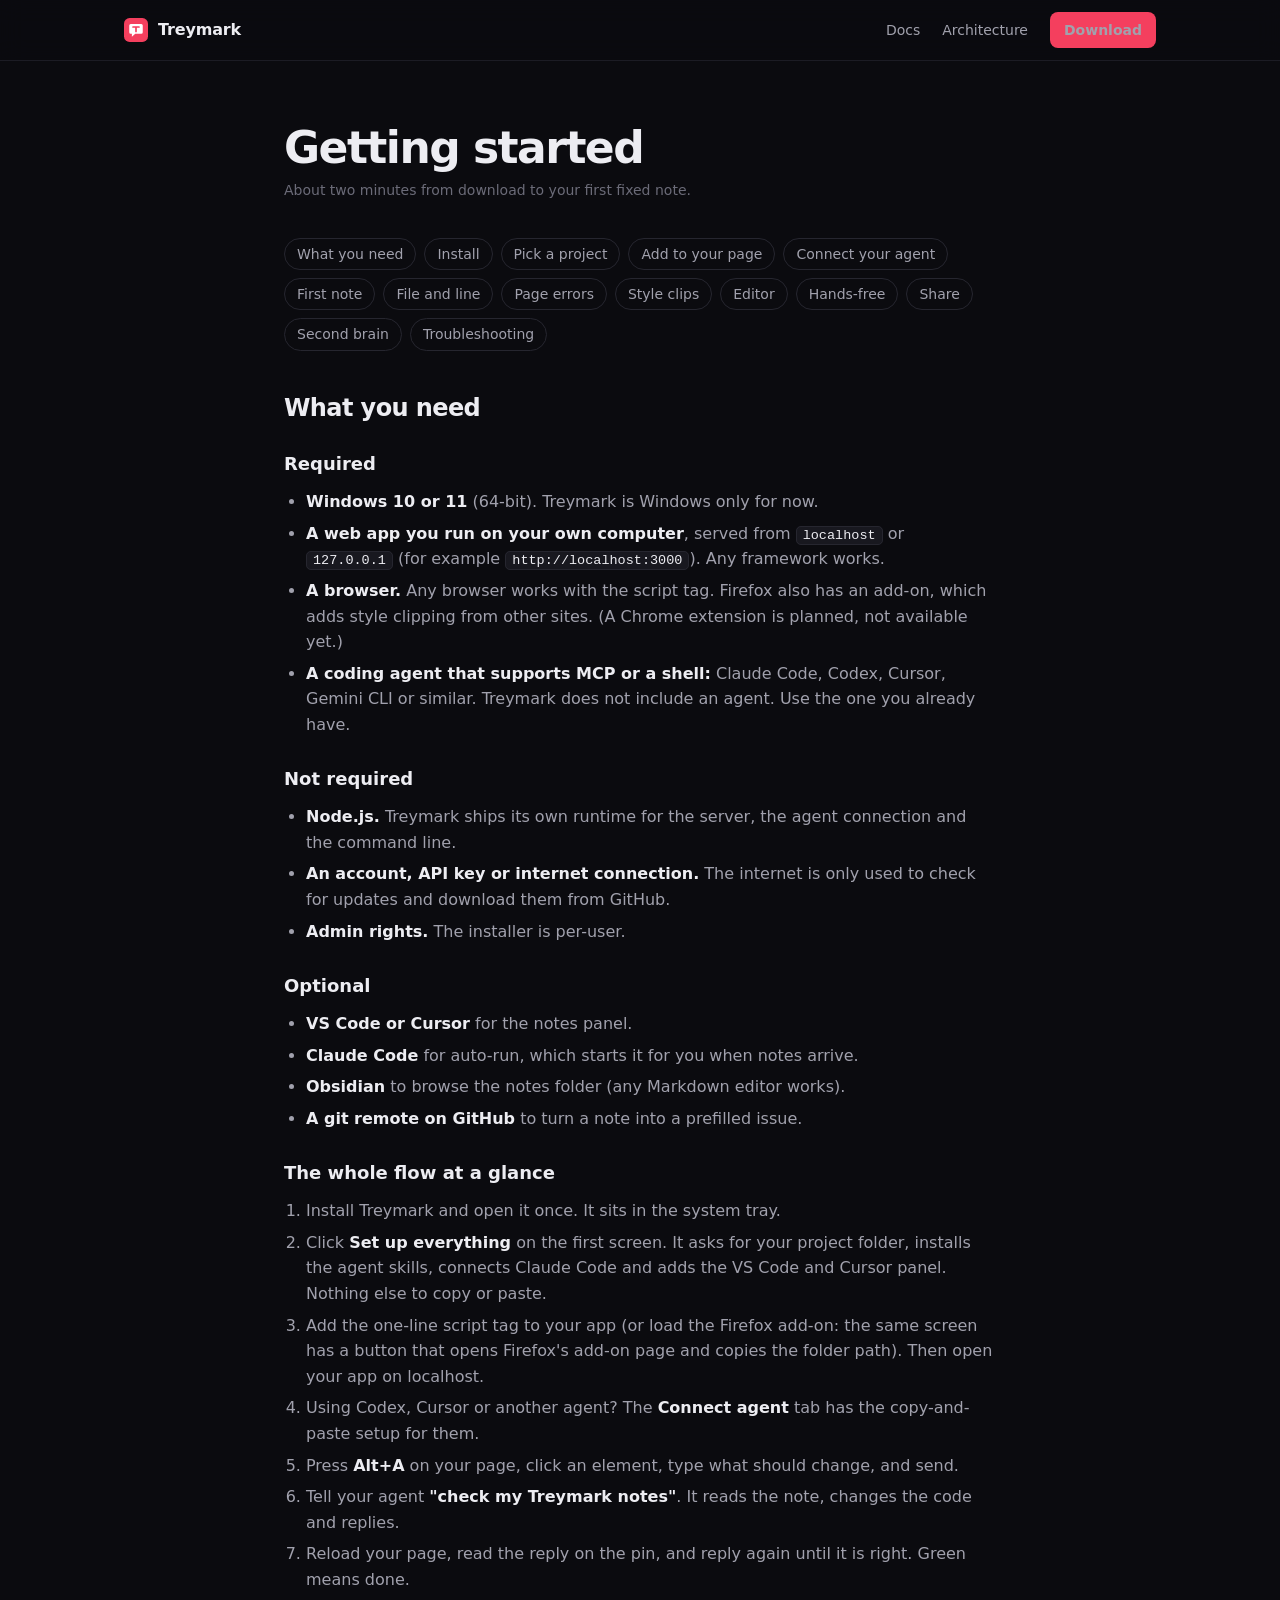
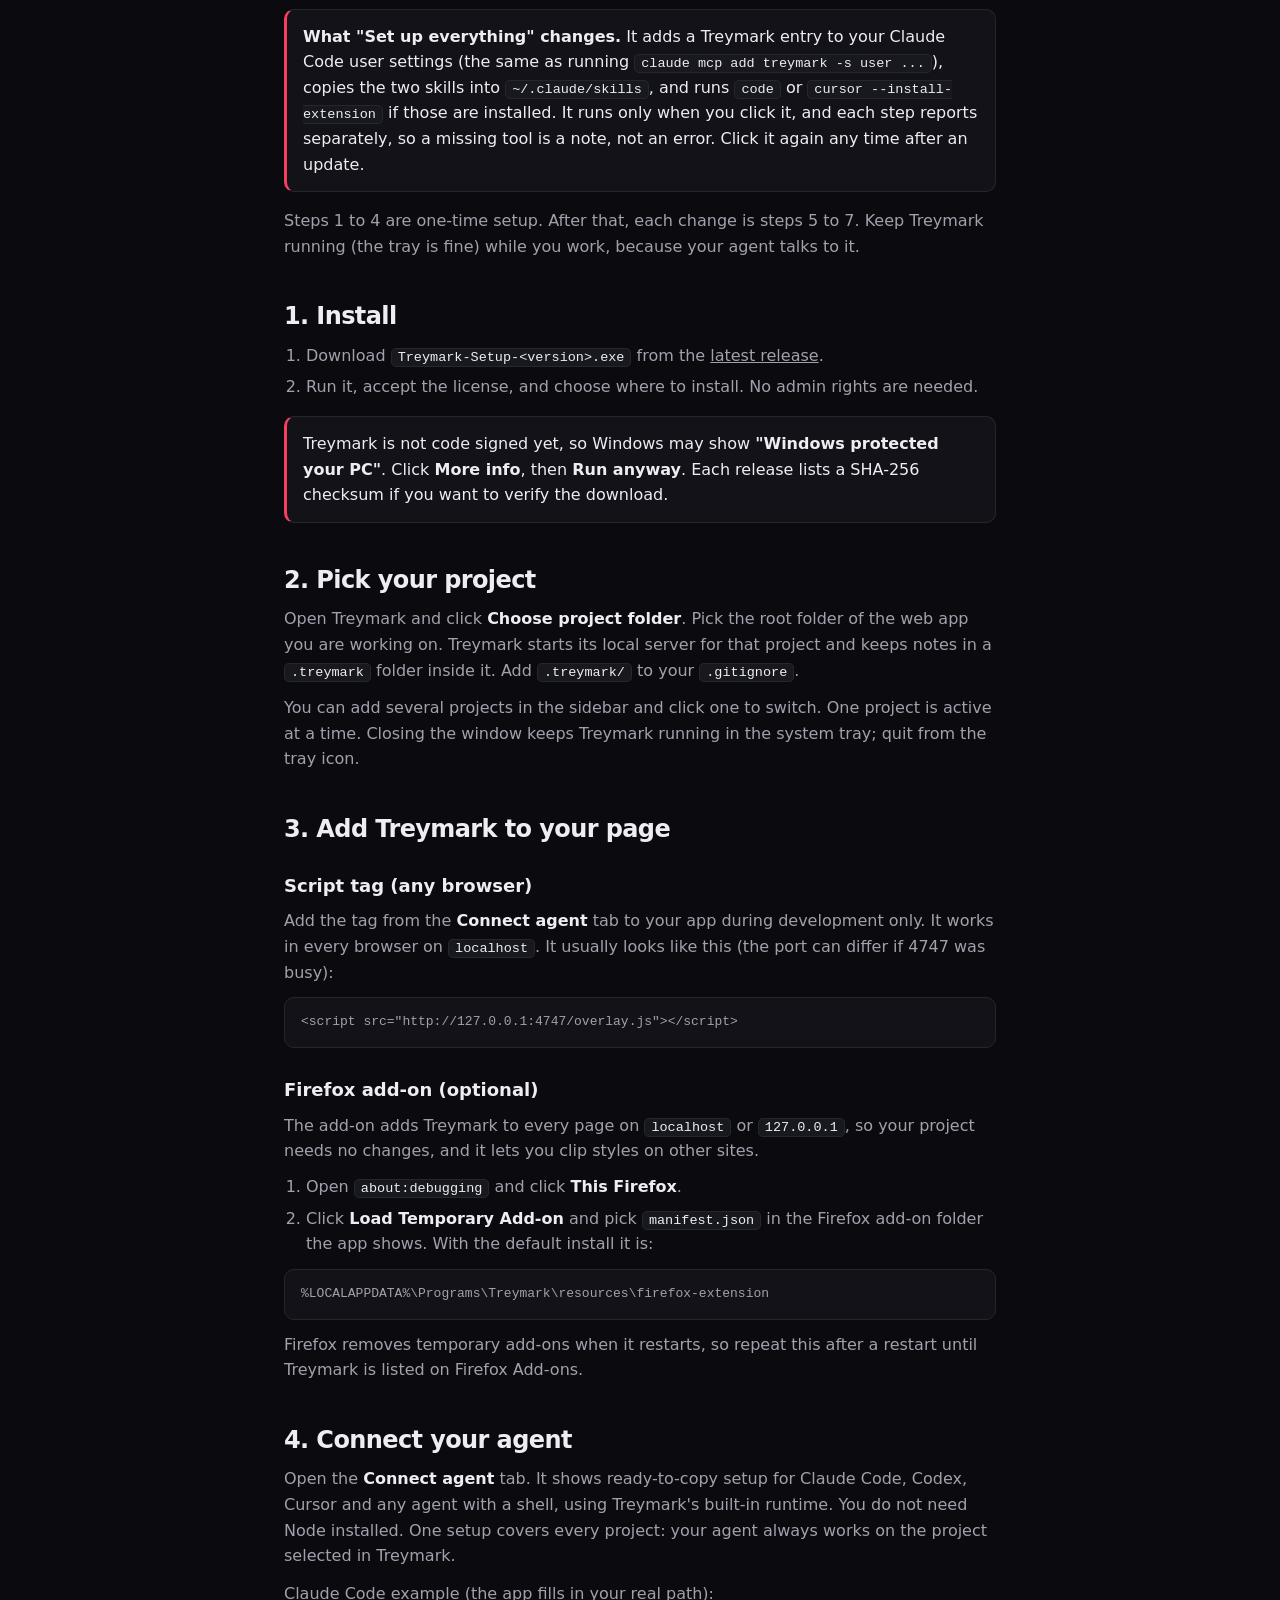
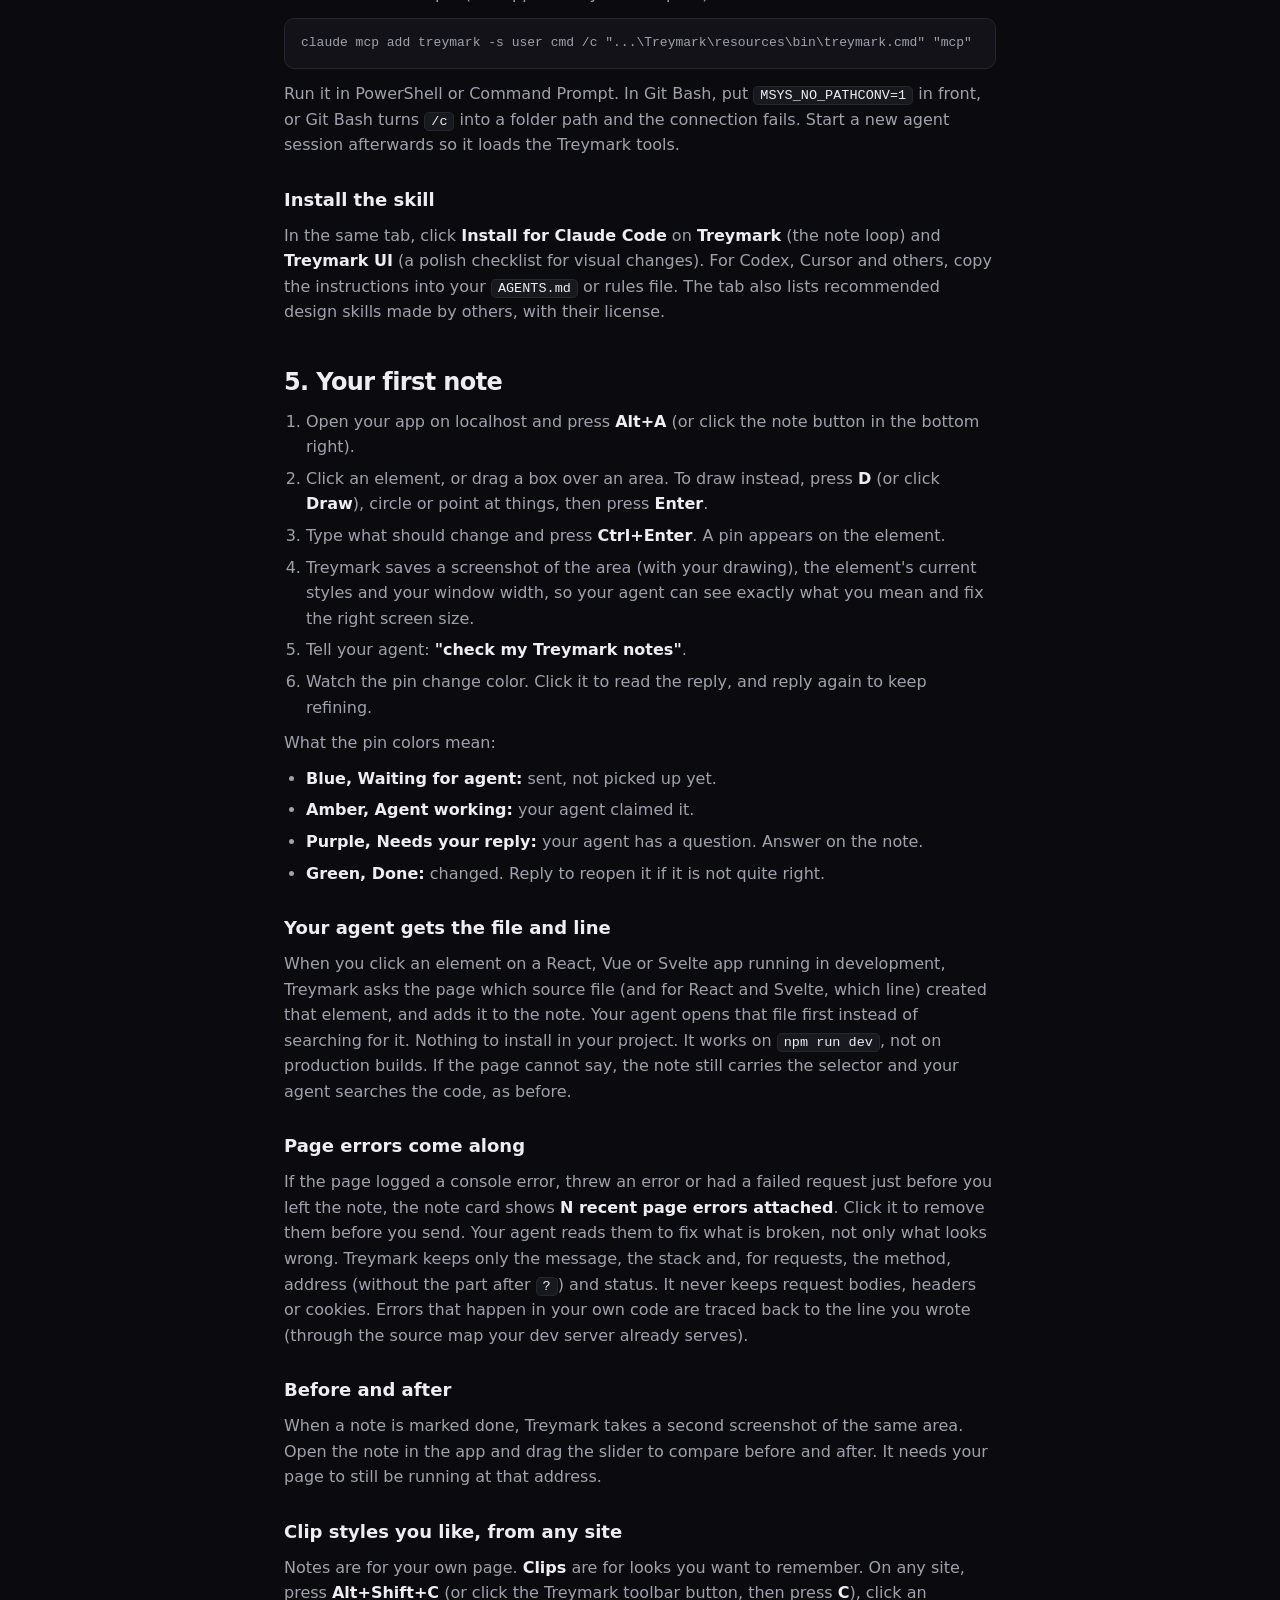
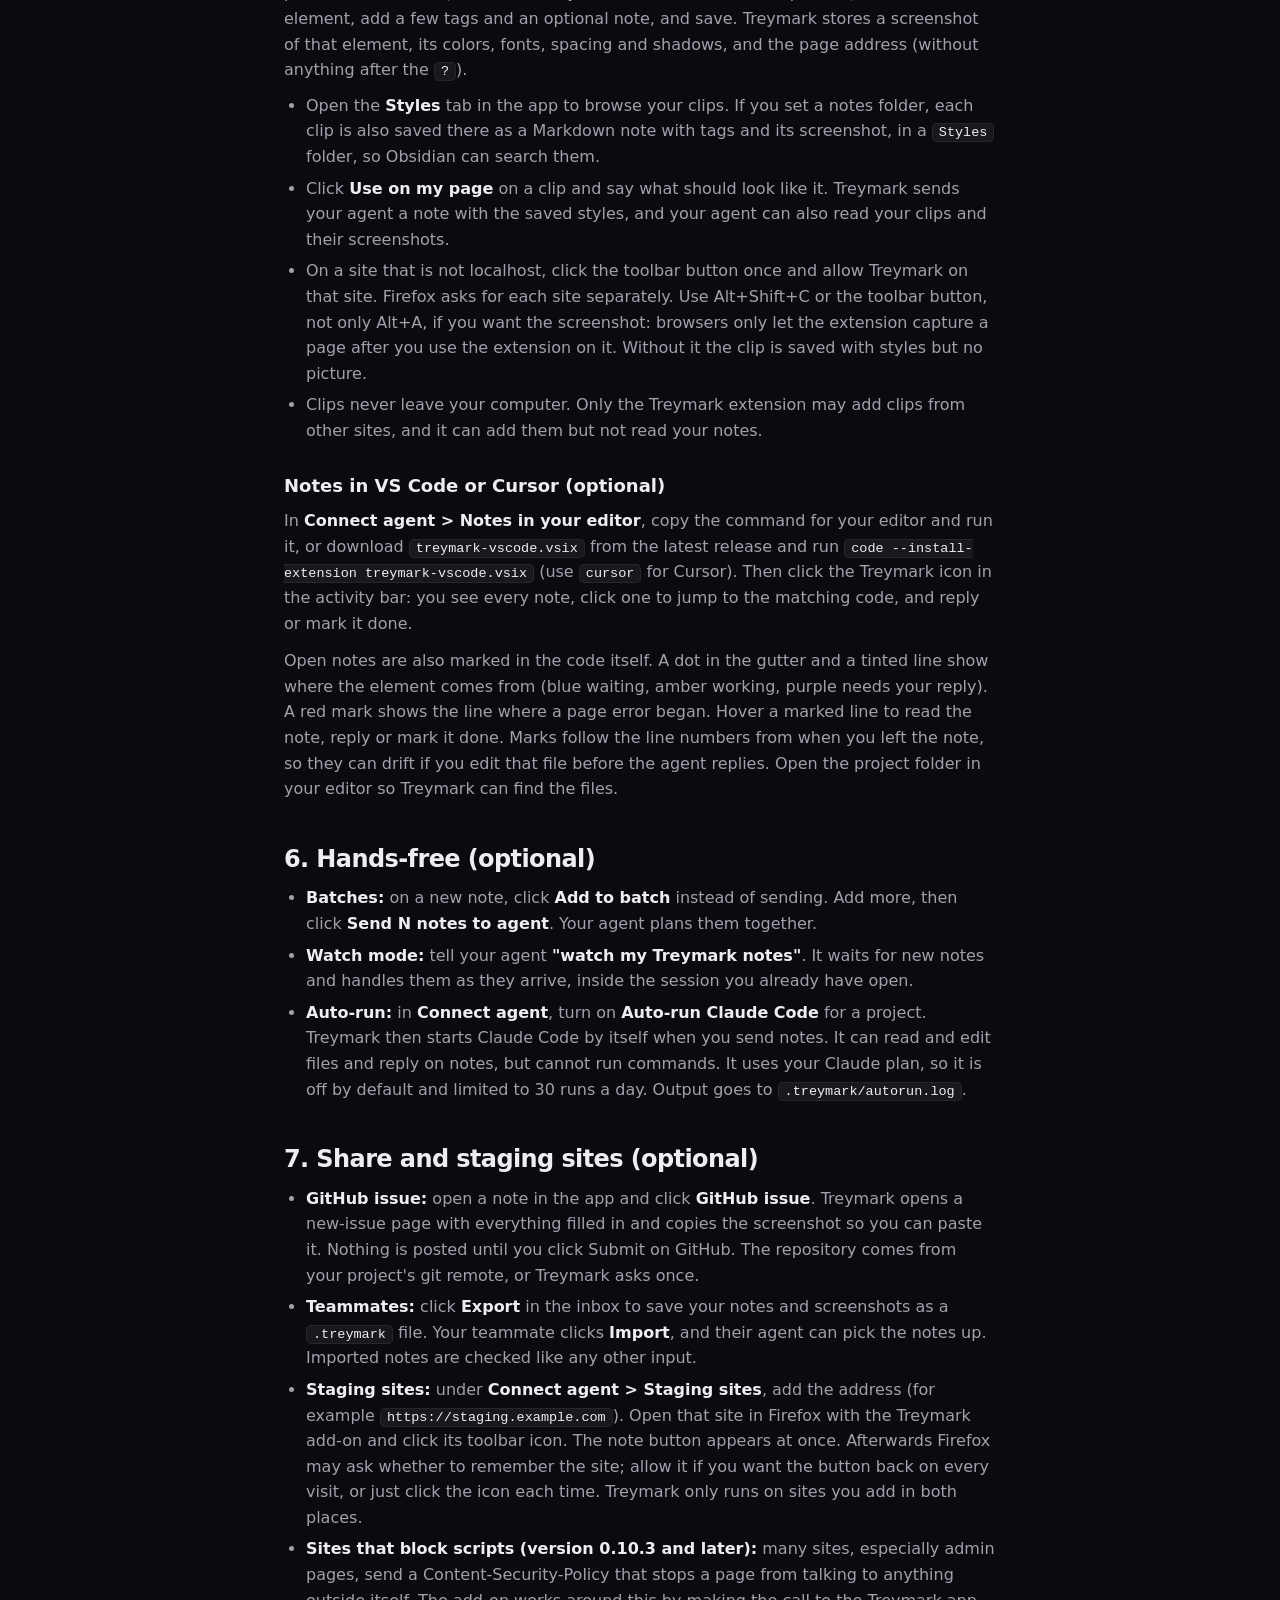
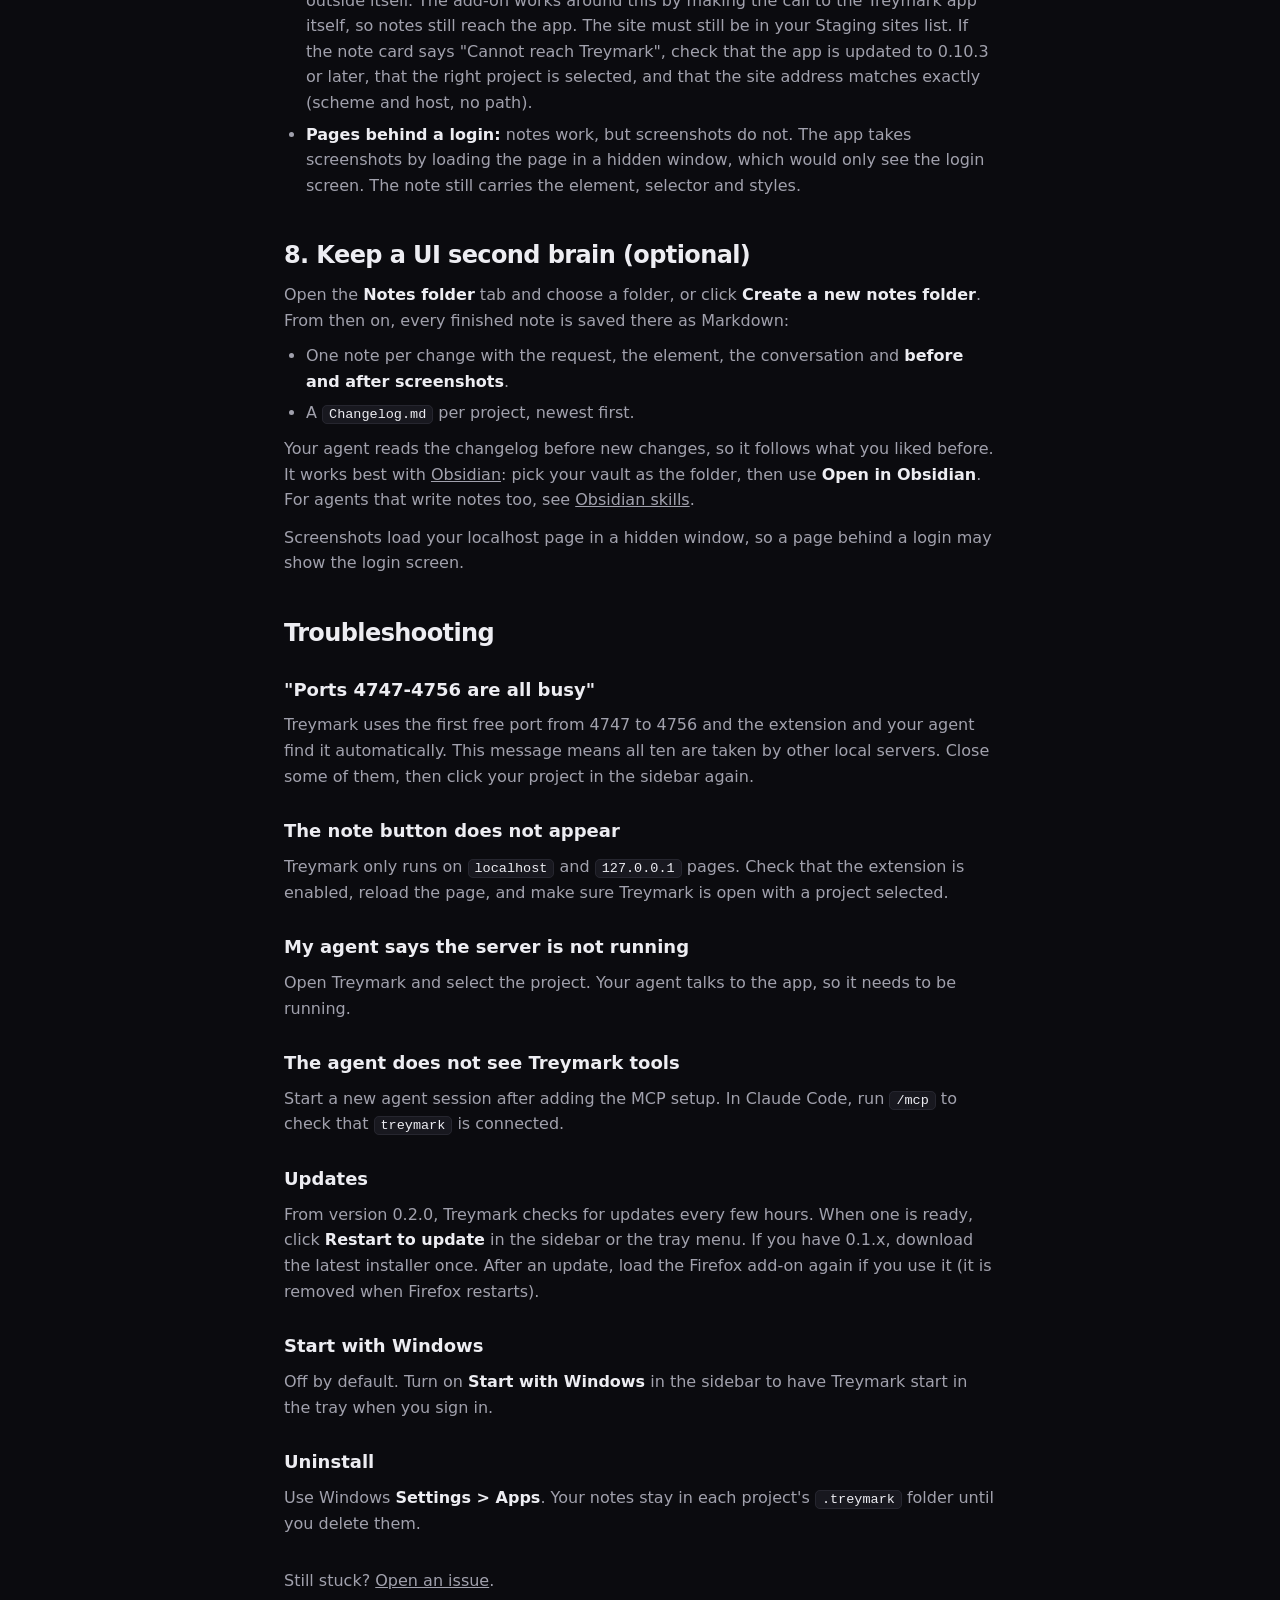
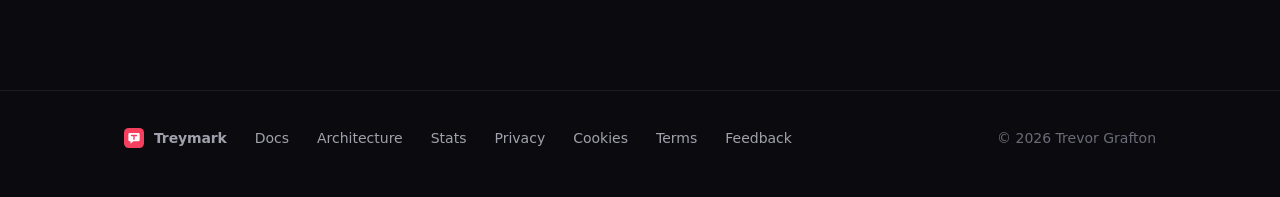
<file: docs/start.html>
<!doctype html>
<html lang="en">
<head>
<meta charset="utf-8">
<meta name="viewport" content="width=device-width, initial-scale=1">
<title>Getting started · Treymark</title>
<meta name="description" content="Install Treymark, add it to your page, connect Claude Code, Codex or Cursor, and run your first note loop.">
<link rel="icon" href="logo.svg" type="image/svg+xml">
<link rel="stylesheet" href="site.css">
</head>
<body>
<nav class="nav"><div class="wrap">
  <a class="brand" href="./"><img src="logo.svg" alt="" width="24" height="24">Treymark</a>
  <div class="links">
    <a href="start.html">Docs</a>
  <a href="architecture.html">Architecture</a>
    <a class="btn btn-primary btn-sm" href="https://github.com/graftonatwit/treymark-releases/releases/latest">Download</a>
  </div>
</div></nav>

<main class="doc">
  <h1>Getting started</h1>
  <p class="updated">About two minutes from download to your first fixed note.</p>
  <div class="toc">
    <a href="#need">What you need</a><a href="#install">Install</a><a href="#project">Pick a project</a><a href="#page">Add to your page</a>
    <a href="#agent">Connect your agent</a><a href="#loop">First note</a><a href="#source">File and line</a><a href="#errors">Page errors</a><a href="#clips">Style clips</a><a href="#editor">Editor</a><a href="#handsfree">Hands-free</a><a href="#share">Share</a><a href="#brain">Second brain</a><a href="#trouble">Troubleshooting</a>
  </div>

  <h2 id="need">What you need</h2>
  <h3>Required</h3>
  <ul>
    <li><strong>Windows 10 or 11</strong> (64-bit). Treymark is Windows only for now.</li>
    <li><strong>A web app you run on your own computer</strong>, served from <code>localhost</code> or <code>127.0.0.1</code> (for example <code>http://localhost:3000</code>). Any framework works.</li>
    <li><strong>A browser.</strong> Any browser works with the script tag. Firefox also has an add-on, which adds style clipping from other sites. (A Chrome extension is planned, not available yet.)</li>
    <li><strong>A coding agent that supports MCP or a shell:</strong> Claude Code, Codex, Cursor, Gemini CLI or similar. Treymark does not include an agent. Use the one you already have.</li>
  </ul>
  <h3>Not required</h3>
  <ul>
    <li><strong>Node.js.</strong> Treymark ships its own runtime for the server, the agent connection and the command line.</li>
    <li><strong>An account, API key or internet connection.</strong> The internet is only used to check for updates and download them from GitHub.</li>
    <li><strong>Admin rights.</strong> The installer is per-user.</li>
  </ul>
  <h3>Optional</h3>
  <ul>
    <li><strong>VS Code or Cursor</strong> for the notes panel.</li>
    <li><strong>Claude Code</strong> for auto-run, which starts it for you when notes arrive.</li>
    <li><strong>Obsidian</strong> to browse the notes folder (any Markdown editor works).</li>
    <li><strong>A git remote on GitHub</strong> to turn a note into a prefilled issue.</li>
  </ul>

  <h3>The whole flow at a glance</h3>
  <ol>
    <li>Install Treymark and open it once. It sits in the system tray.</li>
    <li>Click <strong>Set up everything</strong> on the first screen. It asks for your project folder, installs the agent skills, connects Claude Code and adds the VS Code and Cursor panel. Nothing else to copy or paste.</li>
    <li>Add the one-line script tag to your app (or load the Firefox add-on: the same screen has a button that opens Firefox's add-on page and copies the folder path). Then open your app on localhost.</li>
    <li>Using Codex, Cursor or another agent? The <strong>Connect agent</strong> tab has the copy-and-paste setup for them.</li>
    <li>Press <strong>Alt+A</strong> on your page, click an element, type what should change, and send.</li>
    <li>Tell your agent <strong>"check my Treymark notes"</strong>. It reads the note, changes the code and replies.</li>
    <li>Reload your page, read the reply on the pin, and reply again until it is right. Green means done.</li>
  </ol>
  <div class="note"><strong>What "Set up everything" changes.</strong> It adds a Treymark entry to your Claude Code user settings (the same as running <code>claude mcp add treymark -s user ...</code>), copies the two skills into <code>~/.claude/skills</code>, and runs <code>code</code> or <code>cursor --install-extension</code> if those are installed. It runs only when you click it, and each step reports separately, so a missing tool is a note, not an error. Click it again any time after an update.</div>
  <p>Steps 1 to 4 are one-time setup. After that, each change is steps 5 to 7. Keep Treymark running (the tray is fine) while you work, because your agent talks to it.</p>

  <h2 id="install">1. Install</h2>
  <ol>
    <li>Download <code>Treymark-Setup-&lt;version&gt;.exe</code> from the <a href="https://github.com/graftonatwit/treymark-releases/releases/latest">latest release</a>.</li>
    <li>Run it, accept the license, and choose where to install. No admin rights are needed.</li>
  </ol>
  <div class="note">Treymark is not code signed yet, so Windows may show <strong>"Windows protected your PC"</strong>. Click <strong>More info</strong>, then <strong>Run anyway</strong>. Each release lists a SHA-256 checksum if you want to verify the download.</div>

  <h2 id="project">2. Pick your project</h2>
  <p>Open Treymark and click <strong>Choose project folder</strong>. Pick the root folder of the web app you are working on. Treymark starts its local server for that project and keeps notes in a <code>.treymark</code> folder inside it. Add <code>.treymark/</code> to your <code>.gitignore</code>.</p>
  <p>You can add several projects in the sidebar and click one to switch. One project is active at a time. Closing the window keeps Treymark running in the system tray; quit from the tray icon.</p>

  <h2 id="page">3. Add Treymark to your page</h2>
  <h3>Script tag (any browser)</h3>
  <p>Add the tag from the <strong>Connect agent</strong> tab to your app during development only. It works in every browser on <code>localhost</code>. It usually looks like this (the port can differ if 4747 was busy):</p>
  <pre>&lt;script src="http://127.0.0.1:4747/overlay.js"&gt;&lt;/script&gt;</pre>
  <h3>Firefox add-on (optional)</h3>
  <p>The add-on adds Treymark to every page on <code>localhost</code> or <code>127.0.0.1</code>, so your project needs no changes, and it lets you clip styles on other sites.</p>
  <ol>
    <li>Open <code>about:debugging</code> and click <strong>This Firefox</strong>.</li>
    <li>Click <strong>Load Temporary Add-on</strong> and pick <code>manifest.json</code> in the Firefox add-on folder the app shows. With the default install it is:</li>
  </ol>
  <pre>%LOCALAPPDATA%\Programs\Treymark\resources\firefox-extension</pre>
  <p>Firefox removes temporary add-ons when it restarts, so repeat this after a restart until Treymark is listed on Firefox Add-ons.</p>

  <h2 id="agent">4. Connect your agent</h2>
  <p>Open the <strong>Connect agent</strong> tab. It shows ready-to-copy setup for Claude Code, Codex, Cursor and any agent with a shell, using Treymark's built-in runtime. You do not need Node installed. One setup covers every project: your agent always works on the project selected in Treymark.</p>
  <p>Claude Code example (the app fills in your real path):</p>
  <pre>claude mcp add treymark -s user cmd /c "...\Treymark\resources\bin\treymark.cmd" "mcp"</pre>
  <p>Run it in PowerShell or Command Prompt. In Git Bash, put <code>MSYS_NO_PATHCONV=1</code> in front, or Git Bash turns <code>/c</code> into a folder path and the connection fails. Start a new agent session afterwards so it loads the Treymark tools.</p>
  <h3>Install the skill</h3>
  <p>In the same tab, click <strong>Install for Claude Code</strong> on <strong>Treymark</strong> (the note loop) and <strong>Treymark UI</strong> (a polish checklist for visual changes). For Codex, Cursor and others, copy the instructions into your <code>AGENTS.md</code> or rules file. The tab also lists recommended design skills made by others, with their license.</p>

  <h2 id="loop">5. Your first note</h2>
  <ol>
    <li>Open your app on localhost and press <strong>Alt+A</strong> (or click the note button in the bottom right).</li>
    <li>Click an element, or drag a box over an area. To draw instead, press <strong>D</strong> (or click <strong>Draw</strong>), circle or point at things, then press <strong>Enter</strong>.</li>
    <li>Type what should change and press <strong>Ctrl+Enter</strong>. A pin appears on the element.</li>
    <li>Treymark saves a screenshot of the area (with your drawing), the element's current styles and your window width, so your agent can see exactly what you mean and fix the right screen size.</li>
    <li>Tell your agent: <strong>"check my Treymark notes"</strong>.</li>
    <li>Watch the pin change color. Click it to read the reply, and reply again to keep refining.</li>
  </ol>
  <p>What the pin colors mean:</p>
  <ul>
    <li><strong>Blue, Waiting for agent:</strong> sent, not picked up yet.</li>
    <li><strong>Amber, Agent working:</strong> your agent claimed it.</li>
    <li><strong>Purple, Needs your reply:</strong> your agent has a question. Answer on the note.</li>
    <li><strong>Green, Done:</strong> changed. Reply to reopen it if it is not quite right.</li>
  </ul>

  <h3 id="source">Your agent gets the file and line</h3>
  <p>When you click an element on a React, Vue or Svelte app running in development, Treymark asks the page which source file (and for React and Svelte, which line) created that element, and adds it to the note. Your agent opens that file first instead of searching for it. Nothing to install in your project. It works on <code>npm run dev</code>, not on production builds. If the page cannot say, the note still carries the selector and your agent searches the code, as before.</p>
  <h3 id="errors">Page errors come along</h3>
  <p>If the page logged a console error, threw an error or had a failed request just before you left the note, the note card shows <strong>N recent page errors attached</strong>. Click it to remove them before you send. Your agent reads them to fix what is broken, not only what looks wrong. Treymark keeps only the message, the stack and, for requests, the method, address (without the part after <code>?</code>) and status. It never keeps request bodies, headers or cookies. Errors that happen in your own code are traced back to the line you wrote (through the source map your dev server already serves).</p>
  <h3 id="after">Before and after</h3>
  <p>When a note is marked done, Treymark takes a second screenshot of the same area. Open the note in the app and drag the slider to compare before and after. It needs your page to still be running at that address.</p>

  <h3 id="clips">Clip styles you like, from any site</h3>
  <p>Notes are for your own page. <strong>Clips</strong> are for looks you want to remember. On any site, press <strong>Alt+Shift+C</strong> (or click the Treymark toolbar button, then press <strong>C</strong>), click an element, add a few tags and an optional note, and save. Treymark stores a screenshot of that element, its colors, fonts, spacing and shadows, and the page address (without anything after the <code>?</code>).</p>
  <ul>
    <li>Open the <strong>Styles</strong> tab in the app to browse your clips. If you set a notes folder, each clip is also saved there as a Markdown note with tags and its screenshot, in a <code>Styles</code> folder, so Obsidian can search them.</li>
    <li>Click <strong>Use on my page</strong> on a clip and say what should look like it. Treymark sends your agent a note with the saved styles, and your agent can also read your clips and their screenshots.</li>
    <li>On a site that is not localhost, click the toolbar button once and allow Treymark on that site. Firefox asks for each site separately. Use Alt+Shift+C or the toolbar button, not only Alt+A, if you want the screenshot: browsers only let the extension capture a page after you use the extension on it. Without it the clip is saved with styles but no picture.</li>
    <li>Clips never leave your computer. Only the Treymark extension may add clips from other sites, and it can add them but not read your notes.</li>
  </ul>

  <h3 id="editor">Notes in VS Code or Cursor (optional)</h3>
  <p>In <strong>Connect agent &gt; Notes in your editor</strong>, copy the command for your editor and run it, or download <code>treymark-vscode.vsix</code> from the latest release and run <code>code --install-extension treymark-vscode.vsix</code> (use <code>cursor</code> for Cursor). Then click the Treymark icon in the activity bar: you see every note, click one to jump to the matching code, and reply or mark it done.</p>
  <p>Open notes are also marked in the code itself. A dot in the gutter and a tinted line show where the element comes from (blue waiting, amber working, purple needs your reply). A red mark shows the line where a page error began. Hover a marked line to read the note, reply or mark it done. Marks follow the line numbers from when you left the note, so they can drift if you edit that file before the agent replies. Open the project folder in your editor so Treymark can find the files.</p>

  <h2 id="handsfree">6. Hands-free (optional)</h2>
  <ul>
    <li><strong>Batches:</strong> on a new note, click <strong>Add to batch</strong> instead of sending. Add more, then click <strong>Send N notes to agent</strong>. Your agent plans them together.</li>
    <li><strong>Watch mode:</strong> tell your agent <strong>"watch my Treymark notes"</strong>. It waits for new notes and handles them as they arrive, inside the session you already have open.</li>
    <li><strong>Auto-run:</strong> in <strong>Connect agent</strong>, turn on <strong>Auto-run Claude Code</strong> for a project. Treymark then starts Claude Code by itself when you send notes. It can read and edit files and reply on notes, but cannot run commands. It uses your Claude plan, so it is off by default and limited to 30 runs a day. Output goes to <code>.treymark/autorun.log</code>.</li>
  </ul>

  <h2 id="share">7. Share and staging sites (optional)</h2>
  <ul>
    <li><strong>GitHub issue:</strong> open a note in the app and click <strong>GitHub issue</strong>. Treymark opens a new-issue page with everything filled in and copies the screenshot so you can paste it. Nothing is posted until you click Submit on GitHub. The repository comes from your project's git remote, or Treymark asks once.</li>
    <li><strong>Teammates:</strong> click <strong>Export</strong> in the inbox to save your notes and screenshots as a <code>.treymark</code> file. Your teammate clicks <strong>Import</strong>, and their agent can pick the notes up. Imported notes are checked like any other input.</li>
    <li><strong>Staging sites:</strong> under <strong>Connect agent &gt; Staging sites</strong>, add the address (for example <code>https://staging.example.com</code>). Open that site in Firefox with the Treymark add-on and click its toolbar icon. The note button appears at once. Afterwards Firefox may ask whether to remember the site; allow it if you want the button back on every visit, or just click the icon each time. Treymark only runs on sites you add in both places.</li>
    <li><strong>Sites that block scripts (version 0.10.3 and later):</strong> many sites, especially admin pages, send a Content-Security-Policy that stops a page from talking to anything outside itself. The add-on works around this by making the call to the Treymark app itself, so notes still reach the app. The site must still be in your Staging sites list. If the note card says "Cannot reach Treymark", check that the app is updated to 0.10.3 or later, that the right project is selected, and that the site address matches exactly (scheme and host, no path).</li>
    <li><strong>Pages behind a login:</strong> notes work, but screenshots do not. The app takes screenshots by loading the page in a hidden window, which would only see the login screen. The note still carries the element, selector and styles.</li>
  </ul>

  <h2 id="brain">8. Keep a UI second brain (optional)</h2>
  <p>Open the <strong>Notes folder</strong> tab and choose a folder, or click <strong>Create a new notes folder</strong>. From then on, every finished note is saved there as Markdown:</p>
  <ul>
    <li>One note per change with the request, the element, the conversation and <strong>before and after screenshots</strong>.</li>
    <li>A <code>Changelog.md</code> per project, newest first.</li>
  </ul>
  <p>Your agent reads the changelog before new changes, so it follows what you liked before. It works best with <a href="https://obsidian.md">Obsidian</a>: pick your vault as the folder, then use <strong>Open in Obsidian</strong>. For agents that write notes too, see <a href="https://github.com/kepano/obsidian-skills">Obsidian skills</a>.</p>
  <p>Screenshots load your localhost page in a hidden window, so a page behind a login may show the login screen.</p>

  <h2 id="trouble">Troubleshooting</h2>
  <h3>"Ports 4747-4756 are all busy"</h3>
  <p>Treymark uses the first free port from 4747 to 4756 and the extension and your agent find it automatically. This message means all ten are taken by other local servers. Close some of them, then click your project in the sidebar again.</p>
  <h3>The note button does not appear</h3>
  <p>Treymark only runs on <code>localhost</code> and <code>127.0.0.1</code> pages. Check that the extension is enabled, reload the page, and make sure Treymark is open with a project selected.</p>
  <h3>My agent says the server is not running</h3>
  <p>Open Treymark and select the project. Your agent talks to the app, so it needs to be running.</p>
  <h3>The agent does not see Treymark tools</h3>
  <p>Start a new agent session after adding the MCP setup. In Claude Code, run <code>/mcp</code> to check that <code>treymark</code> is connected.</p>
  <h3>Updates</h3>
  <p>From version 0.2.0, Treymark checks for updates every few hours. When one is ready, click <strong>Restart to update</strong> in the sidebar or the tray menu. If you have 0.1.x, download the latest installer once. After an update, load the Firefox add-on again if you use it (it is removed when Firefox restarts).</p>
  <h3>Start with Windows</h3>
  <p>Off by default. Turn on <strong>Start with Windows</strong> in the sidebar to have Treymark start in the tray when you sign in.</p>
  <h3>Uninstall</h3>
  <p>Use Windows <strong>Settings &gt; Apps</strong>. Your notes stay in each project's <code>.treymark</code> folder until you delete them.</p>
  <p style="margin-top:32px">Still stuck? <a href="https://github.com/graftonatwit/treymark-releases/issues">Open an issue</a>.</p>
</main>

<footer><div class="wrap">
  <a class="brand" href="./"><img src="logo.svg" alt="" width="20" height="20">Treymark</a>
  <a href="start.html">Docs</a>
  <a href="architecture.html">Architecture</a>
  <a href="stats.html">Stats</a>
  <a href="privacy.html">Privacy</a>
  <a href="cookies.html">Cookies</a>
  <a href="terms.html">Terms</a>
  <a href="https://github.com/graftonatwit/treymark-releases/issues">Feedback</a>
  <span class="copy">© 2026 Trevor Grafton</span>
</div></footer>
</body>
</html>
</file>
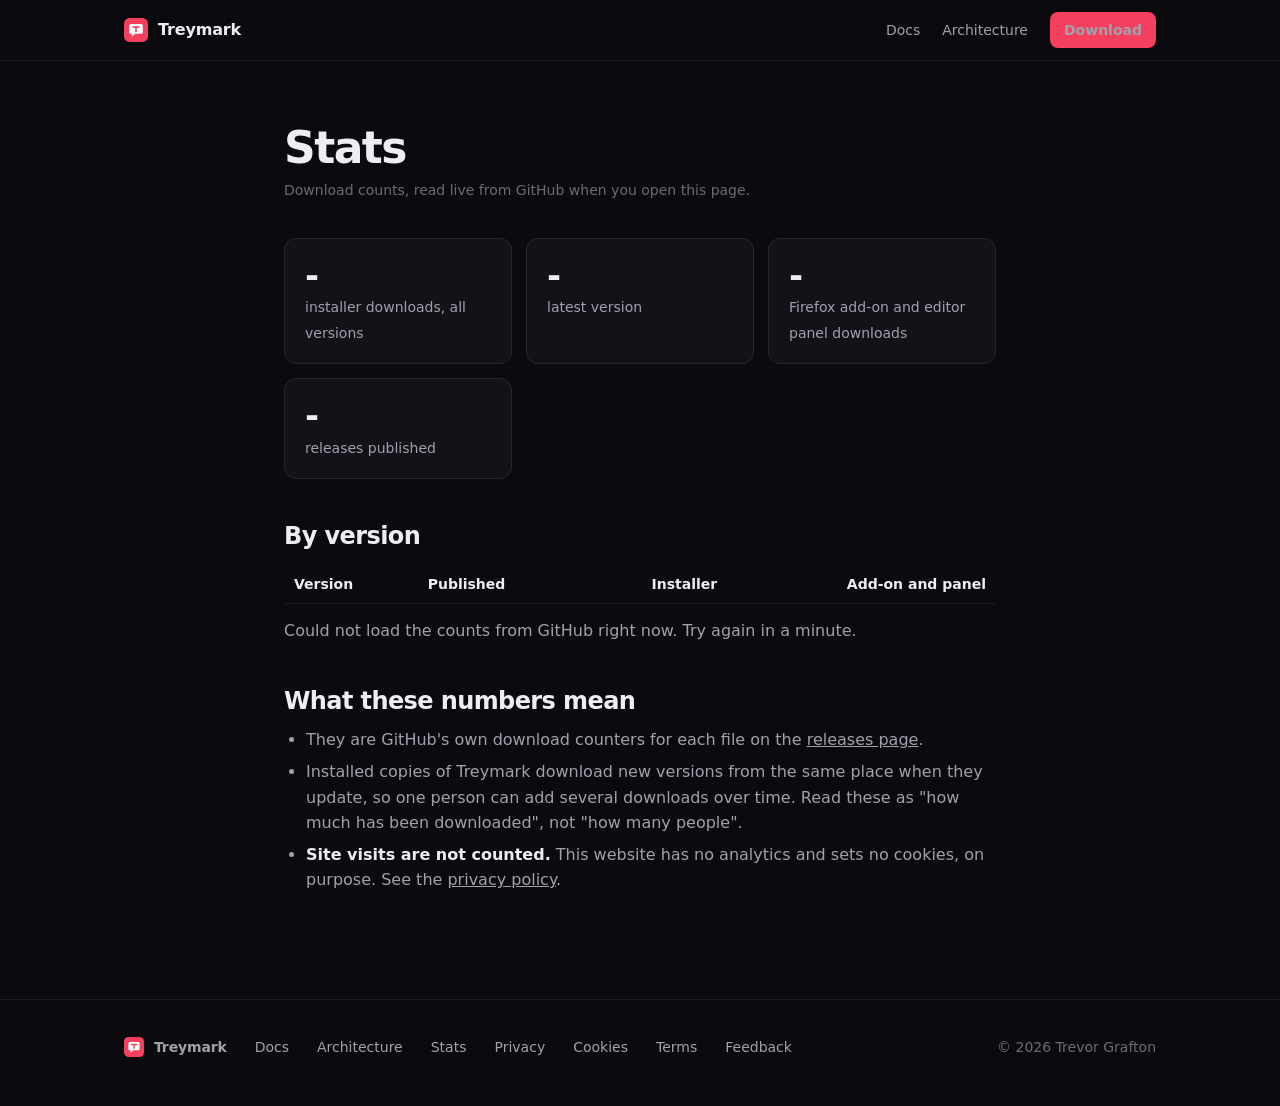
<file: docs/stats.html>
<!doctype html>
<html lang="en">
<head>
<meta charset="utf-8">
<meta name="viewport" content="width=device-width, initial-scale=1">
<title>Stats · Treymark</title>
<meta name="description" content="Public download counts for Treymark releases, read live from GitHub.">
<link rel="icon" href="logo.svg" type="image/svg+xml">
<link rel="stylesheet" href="site.css">
</head>
<body>
<nav class="nav"><div class="wrap">
  <a class="brand" href="./"><img src="logo.svg" alt="" width="24" height="24">Treymark</a>
  <div class="links">
    <a href="start.html">Docs</a>
    <a href="architecture.html">Architecture</a>
    <a class="btn btn-primary btn-sm" href="https://github.com/graftonatwit/treymark-releases/releases/latest">Download</a>
  </div>
</div></nav>

<main class="doc">
  <h1>Stats</h1>
  <p class="updated">Download counts, read live from GitHub when you open this page.</p>

  <div class="stats" id="cards" aria-live="polite">
    <div class="stat"><b id="total">...</b><span>installer downloads, all versions</span></div>
    <div class="stat"><b id="latest">...</b><span id="latest-label">latest version</span></div>
    <div class="stat"><b id="addons">...</b><span>Firefox add-on and editor panel downloads</span></div>
    <div class="stat"><b id="releases">...</b><span>releases published</span></div>
  </div>

  <h2>By version</h2>
  <table>
    <thead><tr><th>Version</th><th>Published</th><th class="num">Installer</th><th class="num">Add-on and panel</th></tr></thead>
    <tbody id="rows"><tr><td colspan="4">Loading...</td></tr></tbody>
  </table>
  <p id="err" hidden>Could not load the counts from GitHub right now. Try again in a minute.</p>

  <h2>What these numbers mean</h2>
  <ul>
    <li>They are GitHub's own download counters for each file on the <a href="https://github.com/graftonatwit/treymark-releases/releases">releases page</a>.</li>
    <li>Installed copies of Treymark download new versions from the same place when they update, so one person can add several downloads over time. Read these as "how much has been downloaded", not "how many people".</li>
    <li><strong>Site visits are not counted.</strong> This website has no analytics and sets no cookies, on purpose. See the <a href="privacy.html">privacy policy</a>.</li>
  </ul>
</main>

<footer><div class="wrap">
  <a class="brand" href="./"><img src="logo.svg" alt="" width="20" height="20">Treymark</a>
  <a href="start.html">Docs</a>
  <a href="architecture.html">Architecture</a>
  <a href="stats.html">Stats</a>
  <a href="privacy.html">Privacy</a>
  <a href="cookies.html">Cookies</a>
  <a href="terms.html">Terms</a>
  <a href="https://github.com/graftonatwit/treymark-releases/issues">Feedback</a>
  <span class="copy">© 2026 Trevor Grafton</span>
</div></footer>
<script>
(async () => {
  const $ = id => document.getElementById(id);
  try {
    const r = await fetch('https://api.github.com/repos/graftonatwit/treymark-releases/releases?per_page=100', { headers: { Accept: 'application/vnd.github+json' } });
    if (!r.ok) throw new Error(r.status);
    const rel = (await r.json()).filter(x => !x.draft);
    const sum = (x, test) => x.assets.filter(a => test(a.name)).reduce((n, a) => n + a.download_count, 0);
    const exe = n => /^Treymark-Setup-.*\.exe$/.test(n), extra = n => /\.(zip|vsix)$/.test(n);
    const fmt = n => n.toLocaleString('en-US');
    $('total').textContent = fmt(rel.reduce((n, x) => n + sum(x, exe), 0));
    $('addons').textContent = fmt(rel.reduce((n, x) => n + sum(x, extra), 0));
    $('releases').textContent = fmt(rel.length);
    if (rel[0]) { $('latest').textContent = fmt(sum(rel[0], exe)); $('latest-label').textContent = 'installer downloads, ' + rel[0].tag_name; }
    $('rows').replaceChildren(...rel.map(x => {
      const tr = document.createElement('tr');
      for (const [t, cls] of [[x.tag_name], [new Date(x.published_at).toLocaleDateString('en-US')], [fmt(sum(x, exe)), 'num'], [fmt(sum(x, extra)), 'num']]) {
        const td = document.createElement('td'); td.textContent = t; if (cls) td.className = cls; tr.append(td);
      }
      return tr;
    }));
  } catch (e) {
    for (const id of ['total', 'latest', 'addons', 'releases']) $(id).textContent = '-';
    $('rows').replaceChildren(); $('err').hidden = false;
  }
})();
</script>
</body>
</html>
</file>
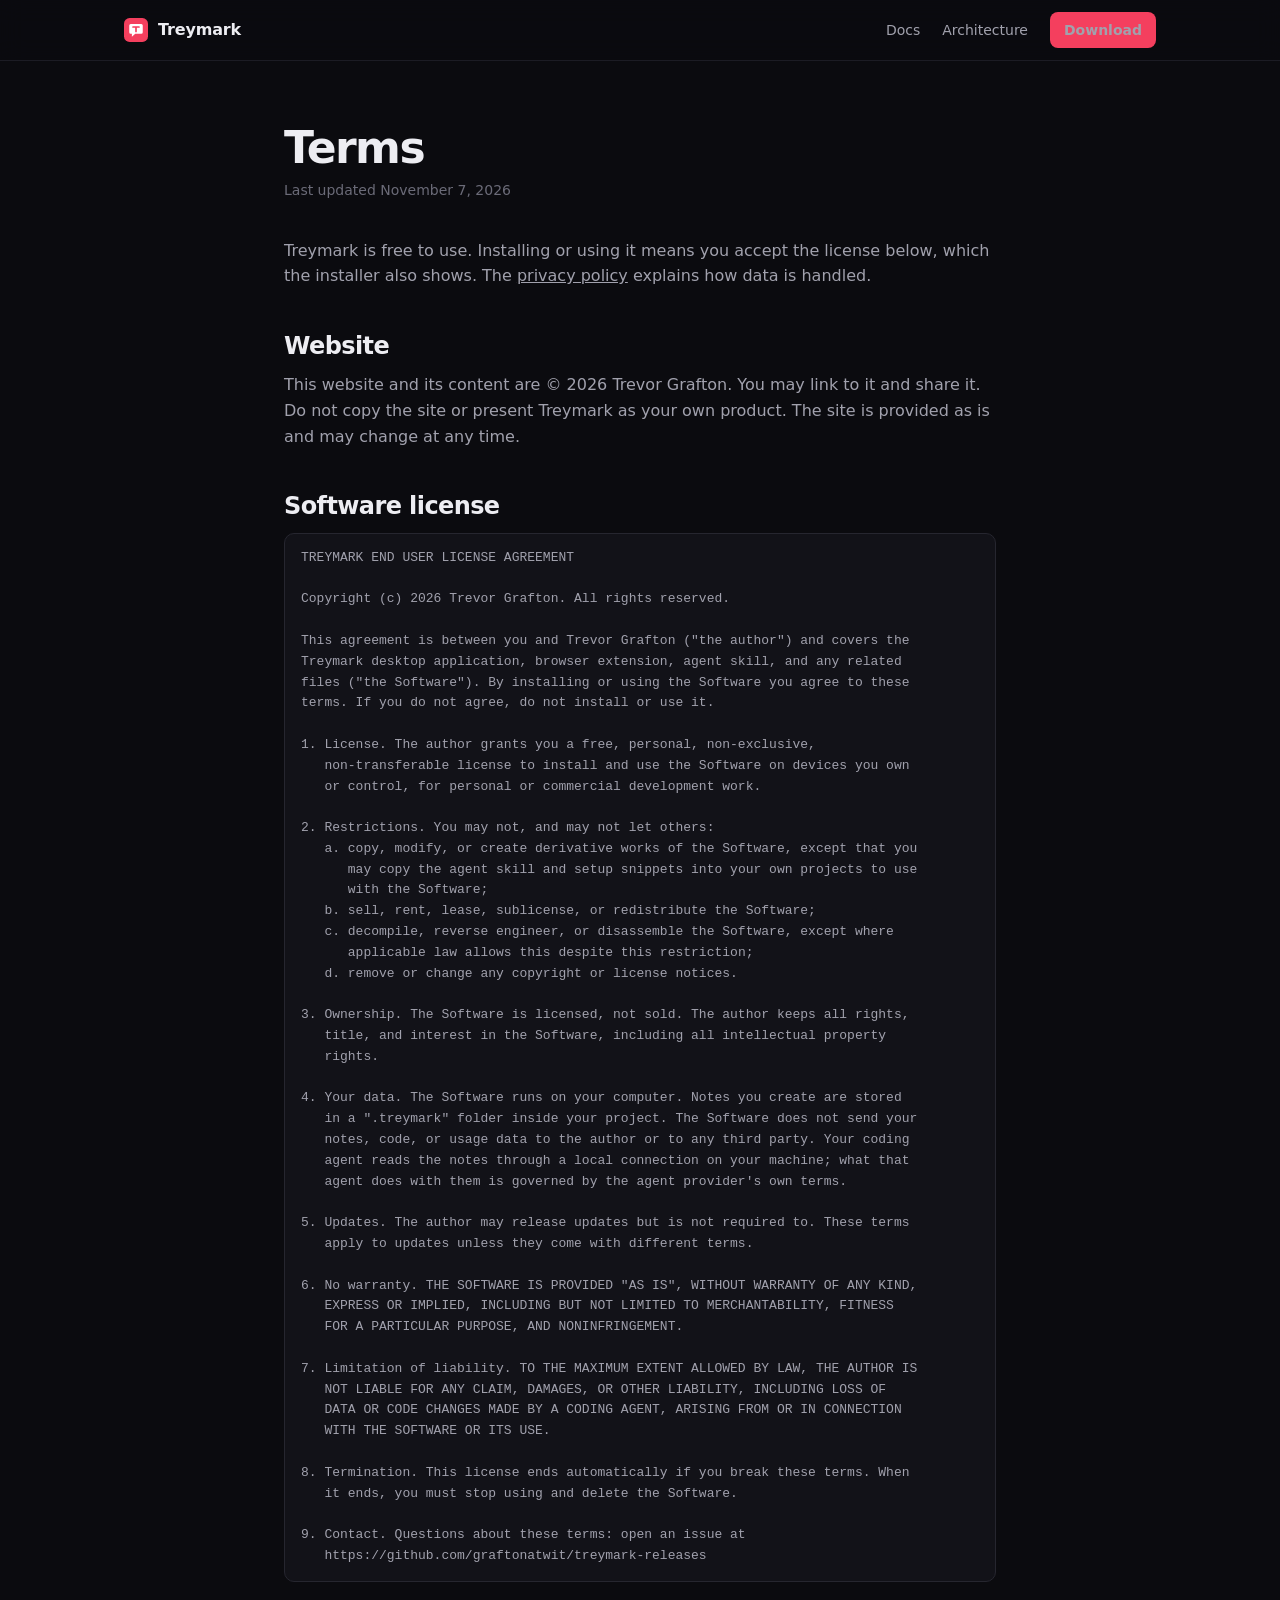
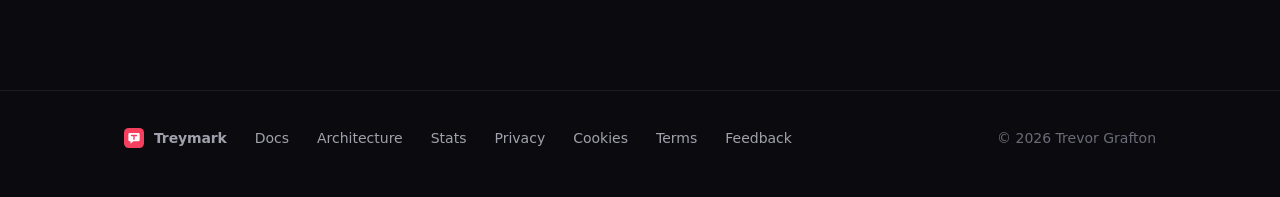
<file: docs/terms.html>
<!doctype html>
<html lang="en">
<head>
<meta charset="utf-8">
<meta name="viewport" content="width=device-width, initial-scale=1">
<title>Terms · Treymark</title>
<meta name="description" content="License terms for Treymark and terms of use for this website.">
<link rel="icon" href="logo.svg" type="image/svg+xml">
<link rel="stylesheet" href="site.css">
</head>
<body>
<nav class="nav"><div class="wrap">
  <a class="brand" href="./"><img src="logo.svg" alt="" width="24" height="24">Treymark</a>
  <div class="links">
    <a href="start.html">Docs</a>
  <a href="architecture.html">Architecture</a>
    <a class="btn btn-primary btn-sm" href="https://github.com/graftonatwit/treymark-releases/releases/latest">Download</a>
  </div>
</div></nav>

<main class="doc">
  <h1>Terms</h1>
  <p class="updated">Last updated November 7, 2026</p>
  <p>Treymark is free to use. Installing or using it means you accept the license below, which the installer also shows. The <a href="privacy.html">privacy policy</a> explains how data is handled.</p>
  <h2>Website</h2>
  <p>This website and its content are © 2026 Trevor Grafton. You may link to it and share it. Do not copy the site or present Treymark as your own product. The site is provided as is and may change at any time.</p>
  <h2>Software license</h2>
  <pre>TREYMARK END USER LICENSE AGREEMENT

Copyright (c) 2026 Trevor Grafton. All rights reserved.

This agreement is between you and Trevor Grafton (&quot;the author&quot;) and covers the
Treymark desktop application, browser extension, agent skill, and any related
files (&quot;the Software&quot;). By installing or using the Software you agree to these
terms. If you do not agree, do not install or use it.

1. License. The author grants you a free, personal, non-exclusive,
   non-transferable license to install and use the Software on devices you own
   or control, for personal or commercial development work.

2. Restrictions. You may not, and may not let others:
   a. copy, modify, or create derivative works of the Software, except that you
      may copy the agent skill and setup snippets into your own projects to use
      with the Software;
   b. sell, rent, lease, sublicense, or redistribute the Software;
   c. decompile, reverse engineer, or disassemble the Software, except where
      applicable law allows this despite this restriction;
   d. remove or change any copyright or license notices.

3. Ownership. The Software is licensed, not sold. The author keeps all rights,
   title, and interest in the Software, including all intellectual property
   rights.

4. Your data. The Software runs on your computer. Notes you create are stored
   in a &quot;.treymark&quot; folder inside your project. The Software does not send your
   notes, code, or usage data to the author or to any third party. Your coding
   agent reads the notes through a local connection on your machine; what that
   agent does with them is governed by the agent provider&#x27;s own terms.

5. Updates. The author may release updates but is not required to. These terms
   apply to updates unless they come with different terms.

6. No warranty. THE SOFTWARE IS PROVIDED &quot;AS IS&quot;, WITHOUT WARRANTY OF ANY KIND,
   EXPRESS OR IMPLIED, INCLUDING BUT NOT LIMITED TO MERCHANTABILITY, FITNESS
   FOR A PARTICULAR PURPOSE, AND NONINFRINGEMENT.

7. Limitation of liability. TO THE MAXIMUM EXTENT ALLOWED BY LAW, THE AUTHOR IS
   NOT LIABLE FOR ANY CLAIM, DAMAGES, OR OTHER LIABILITY, INCLUDING LOSS OF
   DATA OR CODE CHANGES MADE BY A CODING AGENT, ARISING FROM OR IN CONNECTION
   WITH THE SOFTWARE OR ITS USE.

8. Termination. This license ends automatically if you break these terms. When
   it ends, you must stop using and delete the Software.

9. Contact. Questions about these terms: open an issue at
   https://github.com/graftonatwit/treymark-releases</pre>
</main>

<footer><div class="wrap">
  <a class="brand" href="./"><img src="logo.svg" alt="" width="20" height="20">Treymark</a>
  <a href="start.html">Docs</a>
  <a href="architecture.html">Architecture</a>
  <a href="stats.html">Stats</a>
  <a href="privacy.html">Privacy</a>
  <a href="cookies.html">Cookies</a>
  <a href="terms.html">Terms</a>
  <a href="https://github.com/graftonatwit/treymark-releases/issues">Feedback</a>
  <span class="copy">© 2026 Trevor Grafton</span>
</div></footer>
</body>
</html>
</file>
<file: docs/site.css>
:root {
  --bg: #0b0b0f; --panel: #121218; --raise: #18181f; --line: #26262f; --line-soft: #1c1c24;
  --ink: #ededf2; --ink-2: #a1a1ad; --ink-3: #6b6b78;
  --accent: #f43f5e; --accent-soft: #f43f5e1f;
  --sent: #60a5fa; --working: #fbbf24; --question: #c084fc; --done: #34d399;
  --font: Inter, "Segoe UI Variable Text", "Segoe UI", -apple-system, system-ui, sans-serif;
  --mono: "JetBrains Mono", "Cascadia Code", Consolas, ui-monospace, monospace;
  color-scheme: dark;
}
* { box-sizing: border-box; margin: 0; }
html { scroll-behavior: smooth; }
body { background: var(--bg); color: var(--ink); font: 16px/1.6 var(--font); -webkit-font-smoothing: antialiased; }
a { color: inherit; }
:focus-visible { outline: 2px solid var(--accent); outline-offset: 3px; border-radius: 6px; }
@media (prefers-reduced-motion: reduce) { * { animation: none !important; transition: none !important; scroll-behavior: auto !important; } }
.wrap { max-width: 1080px; margin: 0 auto; padding: 0 24px; }

/* Nav */
.nav { position: sticky; top: 0; z-index: 10; background: #0b0b0fcc; backdrop-filter: blur(12px); border-bottom: 1px solid var(--line-soft); }
.nav .wrap { display: flex; align-items: center; gap: 24px; height: 60px; }
.brand { display: flex; align-items: center; gap: 10px; font-weight: 650; text-decoration: none; letter-spacing: -.01em; }
.nav .links { display: flex; gap: 22px; margin-left: auto; align-items: center; }
.nav .links a { color: var(--ink-2); text-decoration: none; font-size: 14px; }
.nav .links a:hover { color: var(--ink); }

/* Buttons */
.btn { display: inline-flex; align-items: center; gap: 10px; padding: 12px 20px; border-radius: 10px; font-weight: 600; font-size: 15px; text-decoration: none; transition: filter .15s, background .15s, transform .1s; }
.btn:active { transform: translateY(1px); }
.btn-primary { background: var(--accent); color: #fff; }
.btn-primary:hover { filter: brightness(1.08); }
.btn-ghost { border: 1px solid var(--line); color: var(--ink); }
.btn-ghost:hover { background: var(--raise); }
.btn-sm { padding: 7px 14px; font-size: 13px; border-radius: 8px; }
.btn svg { width: 18px; height: 18px; stroke: currentColor; fill: none; stroke-width: 2; stroke-linecap: round; stroke-linejoin: round; }

/* Hero */
.hero { padding: 88px 0 56px; text-align: center; }
.eyebrow { display: inline-flex; gap: 8px; align-items: center; font-size: 13px; color: var(--ink-2); border: 1px solid var(--line); border-radius: 999px; padding: 4px 12px; margin-bottom: 24px; }
.eyebrow b { color: var(--accent); font-weight: 600; }
h1 { font-size: clamp(38px, 6vw, 64px); line-height: 1.05; letter-spacing: -.035em; font-weight: 700; }
h1 em { font-style: normal; color: var(--accent); }
.sub { font-size: clamp(17px, 2vw, 19px); color: var(--ink-2); max-width: 640px; margin: 20px auto 0; }
.cta { display: flex; gap: 12px; justify-content: center; flex-wrap: wrap; margin-top: 32px; }
.fine { font-size: 13px; color: var(--ink-3); margin-top: 14px; }

/* Product mock */
.mock { margin: 56px auto 0; max-width: 940px; border: 1px solid var(--line); border-radius: 14px; background: var(--panel); overflow: hidden; box-shadow: 0 40px 120px #f43f5e14, 0 20px 60px #0008; text-align: left; }
.mock-bar { display: flex; align-items: center; gap: 8px; padding: 10px 14px; border-bottom: 1px solid var(--line-soft); }
.mock-bar i { width: 11px; height: 11px; border-radius: 50%; background: var(--line); }
.mock-bar .url { margin-left: 12px; font: 12px var(--mono); color: var(--ink-3); background: var(--bg); border-radius: 6px; padding: 3px 12px; }
.mock-page { position: relative; height: 400px; background: #f6f5f2; color: #1d1d22; padding: 34px 40px; overflow: hidden; }
.mock-page .site-nav { display: flex; justify-content: space-between; align-items: center; font-weight: 700; }
.mock-page .site-nav span { font-weight: 500; font-size: 14px; color: #555; margin-left: 18px; }
.mock-page h3 { font-size: 34px; letter-spacing: -.02em; margin-top: 44px; max-width: 360px; line-height: 1.1; }
.mock-page p { color: #555; margin-top: 10px; max-width: 340px; font-size: 15px; }
.mock-page .buy { display: inline-block; margin-top: 22px; background: #1d1d22; color: #fff; padding: 10px 20px; border-radius: 8px; font-size: 14px; font-weight: 600; position: relative; }
.mock-page .buy::after { content: ""; position: absolute; inset: -6px; border: 1.5px solid var(--accent); border-radius: 10px; background: #f43f5e10; }
.pin { position: absolute; min-width: 26px; height: 26px; padding: 0 7px; border-radius: 13px 13px 13px 3px; color: #0b0b0f; font: 700 12px/26px var(--font); text-align: center; box-shadow: 0 0 0 2px #fff, 0 4px 10px #0004; }
.card { position: absolute; width: 300px; background: var(--panel); color: var(--ink); border-radius: 12px; box-shadow: 0 0 0 1px #ffffff1a, 0 20px 50px #0007; font-size: 13px; }
.card .h { padding: 10px 14px; border-bottom: 1px solid #ffffff12; display: flex; align-items: center; gap: 8px; font-weight: 600; }
.card .h .st { margin-left: auto; font-size: 12px; font-weight: 500; display: inline-flex; align-items: center; gap: 6px; }
.card .h .st::before { content: ""; width: 7px; height: 7px; border-radius: 50%; background: currentColor; }
.card .m { padding: 8px 14px; }
.card .m b { display: block; font-size: 11px; color: var(--ink-3); font-weight: 600; }
.card .m.agent b { color: var(--done); }
.card code { font: 11px var(--mono); color: var(--ink-2); background: #ffffff0d; border: 1px solid #ffffff14; border-radius: 5px; padding: 1px 6px; }
.badge-btn { position: absolute; right: 18px; bottom: 18px; width: 44px; height: 44px; border-radius: 13px; background: var(--accent); display: grid; place-items: center; box-shadow: 0 8px 20px #0004; }
.badge-btn svg { width: 18px; height: 18px; stroke: #fff; fill: none; stroke-width: 2; stroke-linecap: round; stroke-linejoin: round; }

/* Sections */
section { padding: 88px 0; border-top: 1px solid var(--line-soft); }
.kicker { color: var(--accent); font-weight: 600; font-size: 13px; letter-spacing: .08em; text-transform: uppercase; }
h2 { font-size: clamp(28px, 4vw, 40px); letter-spacing: -.025em; line-height: 1.15; margin: 10px 0 14px; }
.lead { color: var(--ink-2); font-size: 18px; max-width: 640px; }
.grid { display: grid; gap: 16px; margin-top: 40px; }
.g3 { grid-template-columns: repeat(3, 1fr); }
.g2 { grid-template-columns: repeat(2, 1fr); }
.tile { border: 1px solid var(--line); border-radius: 14px; background: var(--panel); padding: 24px; }
.tile .n { width: 32px; height: 32px; border-radius: 50%; display: grid; place-items: center; background: var(--accent-soft); color: var(--accent); font-weight: 700; font-size: 14px; margin-bottom: 16px; }
.tile .ic { width: 38px; height: 38px; border-radius: 10px; display: grid; place-items: center; background: var(--raise); border: 1px solid var(--line); margin-bottom: 16px; }
.tile .ic svg { width: 18px; height: 18px; stroke: var(--accent); fill: none; stroke-width: 2; stroke-linecap: round; stroke-linejoin: round; }
.tile h3 { font-size: 17px; margin-bottom: 6px; letter-spacing: -.01em; }
.tile p { color: var(--ink-2); font-size: 15px; }
.statuses { display: flex; flex-wrap: wrap; gap: 10px; margin-top: 28px; }
.statuses span { display: inline-flex; gap: 8px; align-items: center; border: 1px solid var(--line); border-radius: 999px; padding: 5px 14px; font-size: 14px; color: var(--ink-2); }
.statuses span::before { content: ""; width: 8px; height: 8px; border-radius: 50%; background: var(--c); }
.agents { display: flex; flex-wrap: wrap; gap: 10px; margin-top: 24px; }
.agents span { border: 1px solid var(--line); background: var(--panel); border-radius: 8px; padding: 6px 14px; font-weight: 500; font-size: 14px; }
.video { margin-top: 40px; aspect-ratio: 16/9; border: 1px dashed var(--line); border-radius: 14px; display: grid; place-items: center; color: var(--ink-3); background: var(--panel); }
.video video { width: 100%; height: 100%; border-radius: 14px; display: block; }
.video:has(video), .video:has(iframe) { border-style: solid; aspect-ratio: 16/10; overflow: hidden; }
@media (max-width: 820px) { .video:has(iframe) { aspect-ratio: 3/4; } }
.final { text-align: center; }
.final .lead { margin: 0 auto; }

/* Docs and legal */
.doc { max-width: 760px; padding: 64px 24px 96px; margin: 0 auto; }
.doc h1 { font-size: clamp(32px, 5vw, 44px); margin-bottom: 8px; }
.doc .updated { color: var(--ink-3); font-size: 14px; margin-bottom: 36px; }
.doc h2 { font-size: 24px; margin: 44px 0 12px; }
.doc h3 { font-size: 18px; margin: 28px 0 8px; }
.doc p, .doc li { color: var(--ink-2); }
.doc p + p { margin-top: 12px; }
.doc ul, .doc ol { padding-left: 22px; margin: 10px 0; display: grid; gap: 6px; }
.doc strong { color: var(--ink); }
.doc pre { font: 13px/1.6 var(--mono); background: var(--panel); border: 1px solid var(--line); border-radius: 10px; padding: 14px 16px; overflow-x: auto; color: var(--ink-2); margin: 12px 0; white-space: pre-wrap; word-break: break-word; }
.doc code { font: 13.5px var(--mono); background: var(--raise); border: 1px solid var(--line); border-radius: 5px; padding: 1px 6px; color: var(--ink); }
.doc pre code { background: none; border: 0; padding: 0; color: inherit; }
.note { border: 1px solid var(--line); border-left: 3px solid var(--accent); background: var(--panel); border-radius: 10px; padding: 14px 16px; margin: 16px 0; }
.toc { display: flex; flex-wrap: wrap; gap: 8px; margin-bottom: 8px; }
.toc a { font-size: 14px; border: 1px solid var(--line); border-radius: 999px; padding: 4px 12px; text-decoration: none; color: var(--ink-2); }
.toc a:hover { color: var(--ink); background: var(--raise); }

/* Footer */
footer { border-top: 1px solid var(--line-soft); padding: 36px 0 48px; color: var(--ink-3); font-size: 14px; }
footer .wrap { display: flex; flex-wrap: wrap; gap: 16px 28px; align-items: center; }
footer a { color: var(--ink-2); text-decoration: none; }
footer a:hover { color: var(--ink); }
footer .copy { margin-left: auto; }

@media (max-width: 820px) {
  .g3, .g2 { grid-template-columns: 1fr; }
  .nav .links a.hide-sm { display: none; }
  .mock-page { height: auto; padding: 24px 20px 84px; }
  .mock-page h3 { font-size: 26px; margin-top: 28px; }
  .mock-page .pin { display: none; }
  .card { position: relative; width: auto; left: auto !important; top: auto !important; margin-top: 28px; }
  .mock-page .site-nav span { display: none; }
  footer .copy { margin-left: 0; width: 100%; }
}

/* Obsidian-style illustration */
.obs { margin-top: 40px; border: 1px solid #2f2f2f; border-radius: 12px; overflow: hidden; background: #1e1e1e; color: #dadada; display: grid; grid-template-columns: 210px 1fr; font: 14px/1.6 var(--font); text-align: left; }
.obs-side { background: #161616; border-right: 1px solid #2f2f2f; padding: 14px 10px; font-size: 13px; color: #a3a3a3; display: flex; flex-direction: column; gap: 2px; }
.obs-side b { color: #dadada; font-weight: 600; padding: 2px 8px; }
.obs-side span { padding: 2px 8px; border-radius: 4px; white-space: nowrap; overflow: hidden; text-overflow: ellipsis; }
.obs-side .ind { padding-left: 22px; } .obs-side .ind2 { padding-left: 36px; }
.obs-side .on { background: #2a2a3a; color: #fff; }
.obs-main { padding: 22px 30px 26px; min-width: 0; }
.obs-main h3 { font-size: 26px; line-height: 1.2; margin: 0 0 12px; color: #fff; }
.obs-main h4 { font-size: 15px; margin: 18px 0 6px; color: #fff; }
.obs-props { border: 1px solid #2f2f2f; border-radius: 8px; padding: 8px 12px; font-size: 13px; display: grid; grid-template-columns: 90px 1fr; gap: 4px 10px; margin-bottom: 14px; }
.obs-props i { color: #8a8a8a; font-style: normal; }
.obs-tag { display: inline-block; background: #3b2f5f; color: #cbb8ff; border-radius: 999px; padding: 0 9px; font-size: 12px; margin-right: 6px; }
.obs-main img { max-width: 100%; border-radius: 6px; border: 1px solid #2f2f2f; display: block; }
.obs-sw { display: flex; gap: 8px; align-items: center; flex-wrap: wrap; }
.obs-sw span { font: 12px var(--mono); color: #bdbdbd; display: inline-flex; align-items: center; gap: 6px; }
.obs-sw s { width: 14px; height: 14px; border-radius: 4px; border: 1px solid #ffffff30; display: inline-block; }
.obs code { font: 12.5px var(--mono); background: #2a2a2a; border-radius: 4px; padding: 1px 5px; color: #e0e0e0; }
.obs pre { font: 12.5px/1.6 var(--mono); background: #151515; border-radius: 8px; padding: 10px 12px; margin: 6px 0 0; color: #c7c7c7; overflow-x: auto; }
.obs ul { margin: 6px 0 0; padding-left: 20px; display: grid; gap: 4px; }
.obs a { color: #8ab4ff; text-decoration: none; }
.obs-note { margin-top: 12px; font-size: 13px; color: var(--ink-3); }
@media (max-width: 820px) { .obs { grid-template-columns: 1fr; } .obs-side { display: none; } .obs-main { padding: 18px 16px; } }

/* Stats page */
.stats { display: grid; grid-template-columns: repeat(auto-fit, minmax(200px, 1fr)); gap: 14px; margin: 24px 0; }
.stat { border: 1px solid var(--line); background: var(--panel); border-radius: 12px; padding: 18px 20px; }
.stat b { display: block; font-size: 34px; letter-spacing: -.02em; color: var(--ink); line-height: 1.1; }
.stat span { color: var(--ink-2); font-size: 14px; }
.doc table { width: 100%; border-collapse: collapse; margin: 14px 0; font-size: 14px; }
.doc th, .doc td { text-align: left; padding: 8px 10px; border-bottom: 1px solid var(--line-soft); color: var(--ink-2); }
.doc th { color: var(--ink); font-weight: 600; }
.doc td.num, .doc th.num { text-align: right; font-variant-numeric: tabular-nums; }
</file>
